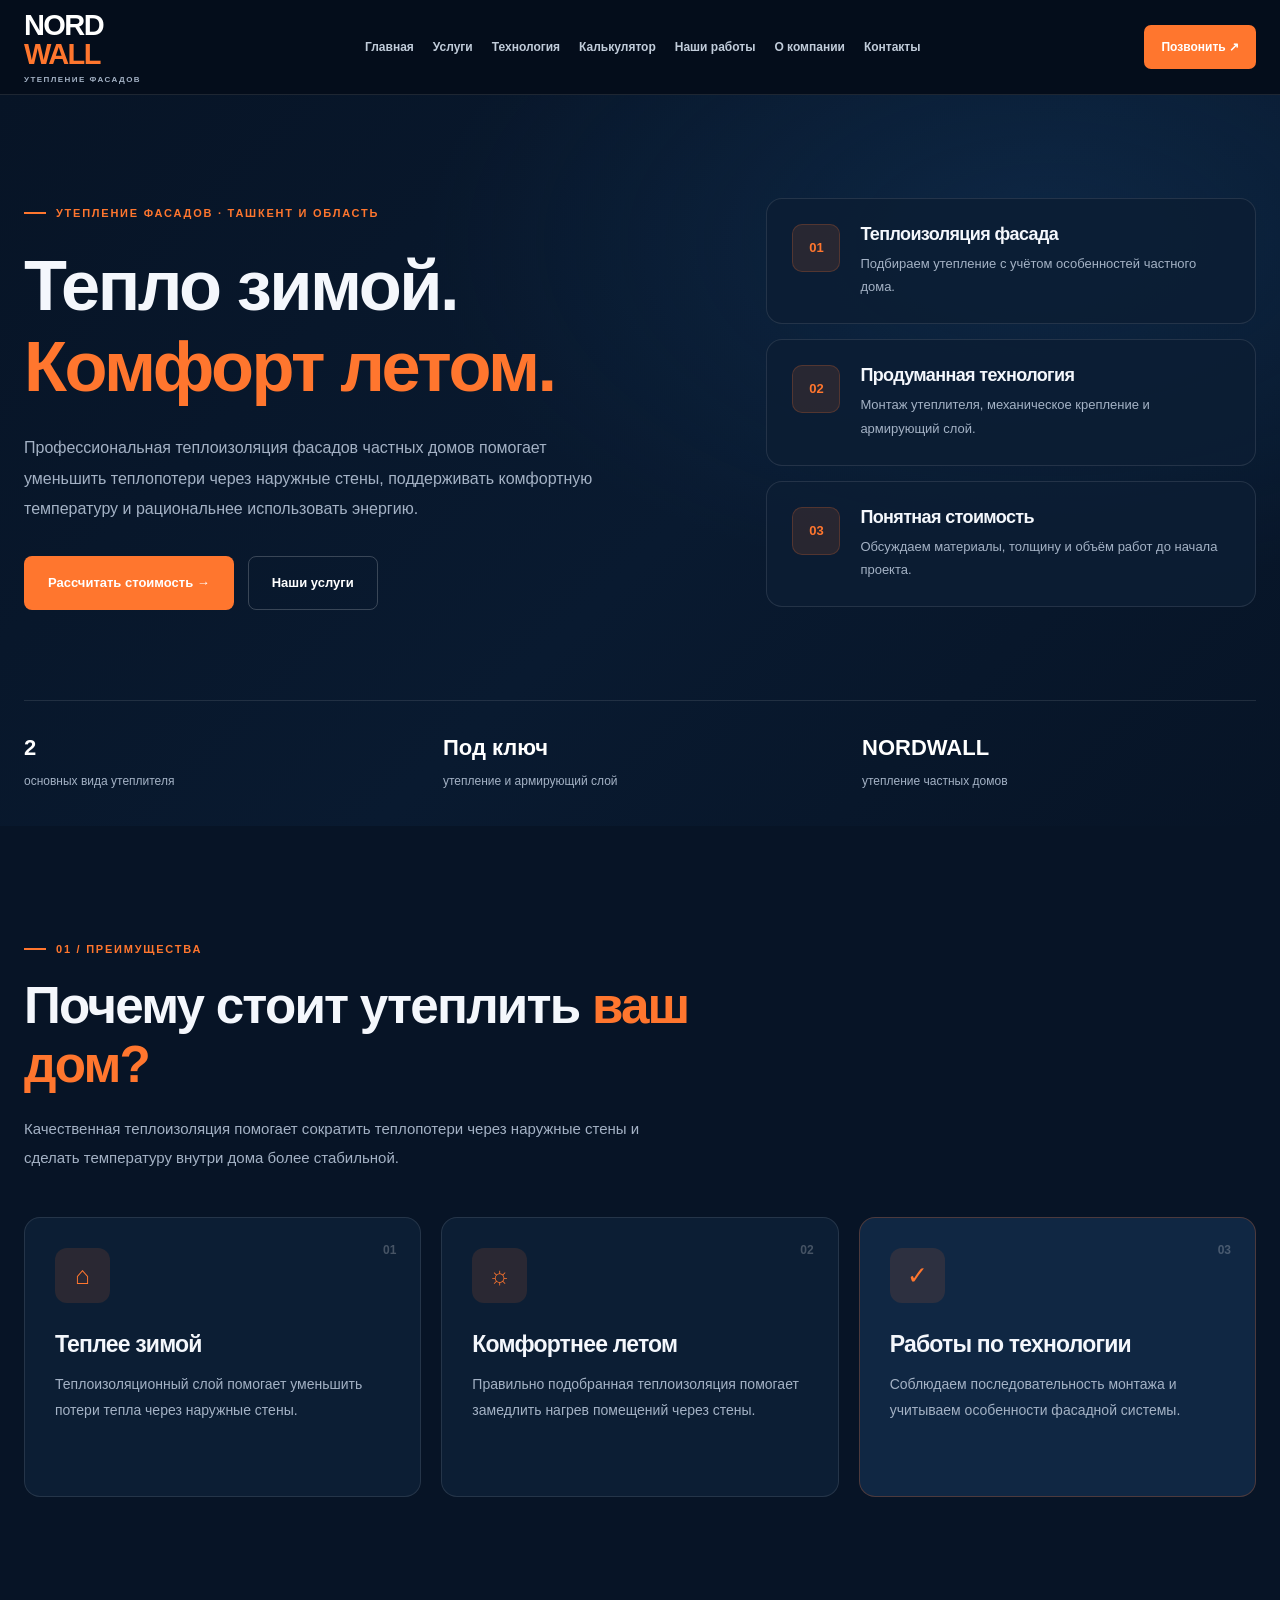
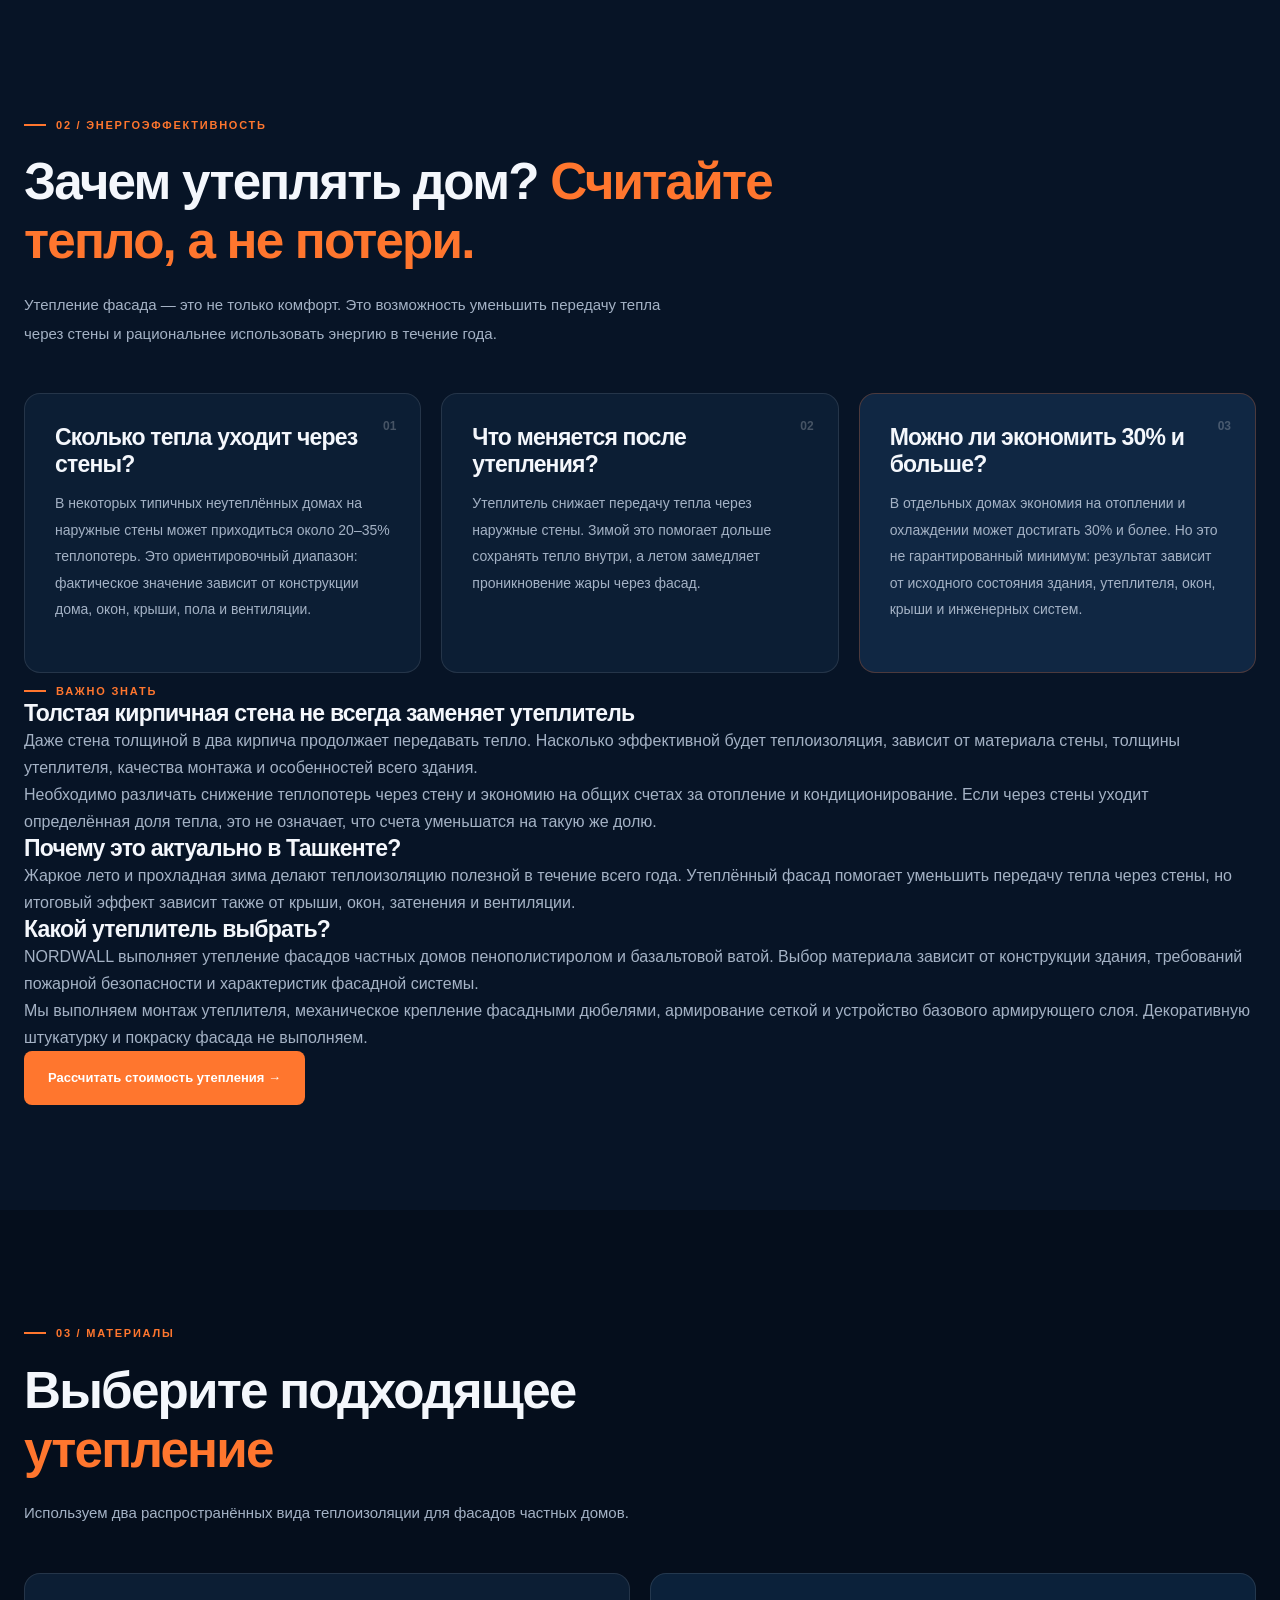
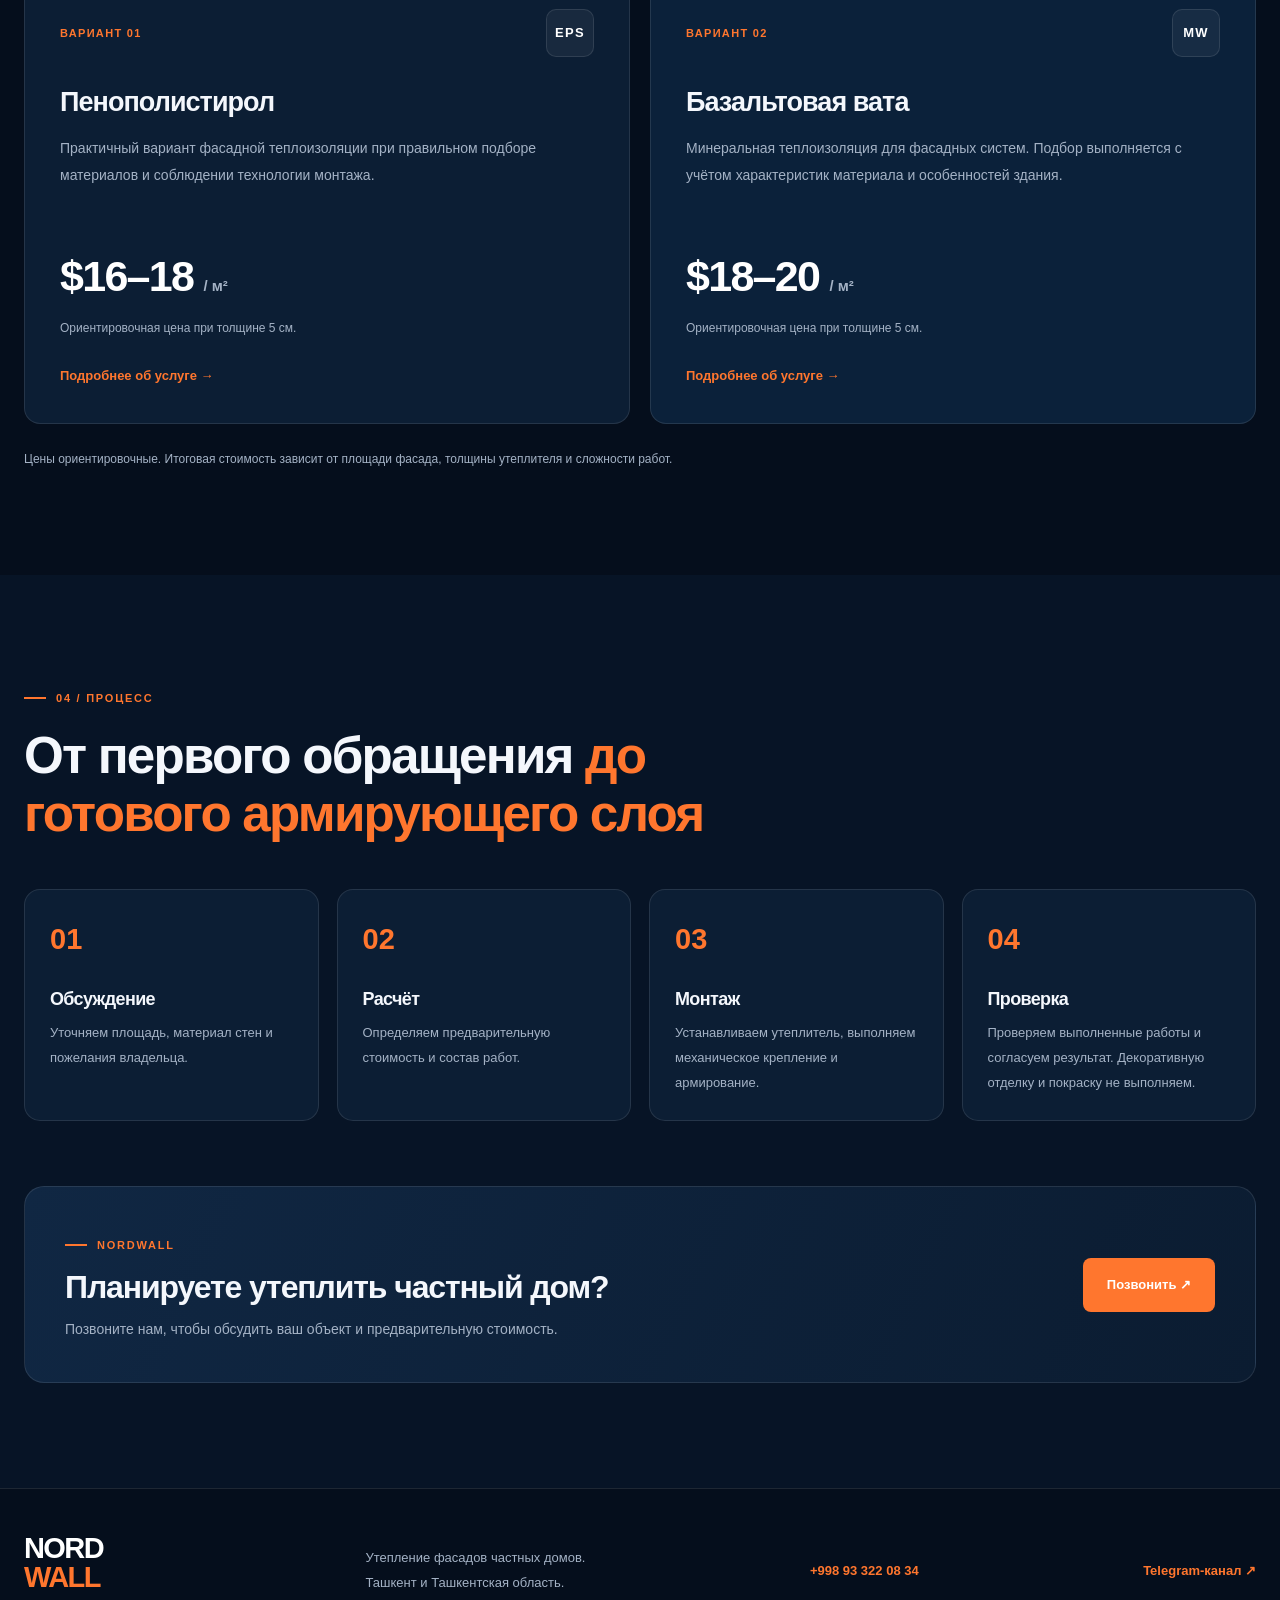
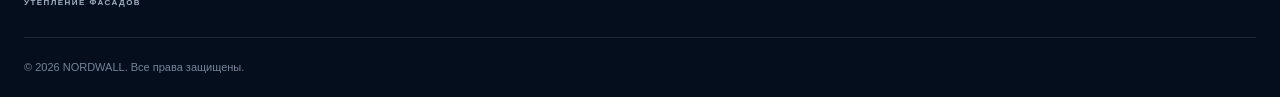
<file: index.html>
<!DOCTYPE html>
<html lang="ru">
<head>
    <meta charset="UTF-8">
    <meta name="viewport" content="width=device-width, initial-scale=1.0">

    <title>NORDWALL — Утепление фасадов частных домов</title>

    <meta name="description" content="Утепление фасадов частных домов в Ташкенте и области. Пенополистирол и базальтовая вата. Узнайте, зачем утеплять дом и как уменьшить теплопотери.">

    <link rel="stylesheet" href="style.css">
</head>

<body>

<header class="header">
    <div class="container header-inner">

        <a href="index.html" class="logo">
            NORD<span>WALL</span>
            <small>УТЕПЛЕНИЕ ФАСАДОВ</small>
        </a>

        <nav class="navigation">
            <a href="index.html">Главная</a>
            <a href="services.html">Услуги</a>
            <a href="technology.html">Технология</a>
            <a href="calculator.html">Калькулятор</a>
            <a href="works.html">Наши работы</a>
            <a href="about.html">О компании</a>
            <a href="contacts.html">Контакты</a>
        </nav>

        <a href="tel:+998933220834" class="header-button">
            Позвонить ↗
        </a>

    </div>
</header>


<main>

    <!-- ГЛАВНЫЙ ЭКРАН -->

    <section class="hero">
        <div class="container">

            <div class="hero-grid">

                <div class="hero-content">

                    <div class="eyebrow">
                        УТЕПЛЕНИЕ ФАСАДОВ · ТАШКЕНТ И ОБЛАСТЬ
                    </div>

                    <h1>
                        Тепло зимой.<br>
                        <span>Комфорт летом.</span>
                    </h1>

                    <p>
                        Профессиональная теплоизоляция фасадов частных
                        домов помогает уменьшить теплопотери через
                        наружные стены, поддерживать комфортную
                        температуру и рациональнее использовать энергию.
                    </p>

                    <div class="hero-buttons">

                        <a href="calculator.html" class="button button-orange">
                            Рассчитать стоимость →
                        </a>

                        <a href="services.html" class="button button-outline">
                            Наши услуги
                        </a>

                    </div>

                </div>


                <div class="hero-features">

                    <div class="feature">

                        <div class="feature-icon">01</div>

                        <div>
                            <h3>Теплоизоляция фасада</h3>

                            <p>
                                Подбираем утепление с учётом особенностей
                                частного дома.
                            </p>
                        </div>

                    </div>


                    <div class="feature">

                        <div class="feature-icon">02</div>

                        <div>
                            <h3>Продуманная технология</h3>

                            <p>
                                Монтаж утеплителя, механическое крепление
                                и армирующий слой.
                            </p>
                        </div>

                    </div>


                    <div class="feature">

                        <div class="feature-icon">03</div>

                        <div>
                            <h3>Понятная стоимость</h3>

                            <p>
                                Обсуждаем материалы, толщину и объём
                                работ до начала проекта.
                            </p>
                        </div>

                    </div>

                </div>

            </div>


            <div class="hero-bottom">

                <div>
                    <strong>2</strong>
                    <span>основных вида утеплителя</span>
                </div>

                <div>
                    <strong>Под ключ</strong>
                    <span>утепление и армирующий слой</span>
                </div>

                <div>
                    <strong>NORDWALL</strong>
                    <span>утепление частных домов</span>
                </div>

            </div>

        </div>
    </section>


    <!-- ПРЕИМУЩЕСТВА -->

    <section class="section advantages">
        <div class="container">

            <div class="section-heading">

                <div class="eyebrow">01 / ПРЕИМУЩЕСТВА</div>

                <h2>
                    Почему стоит утеплить
                    <span>ваш дом?</span>
                </h2>

                <p>
                    Качественная теплоизоляция помогает сократить
                    теплопотери через наружные стены и сделать
                    температуру внутри дома более стабильной.
                </p>

            </div>


            <div class="cards">

                <article class="card">

                    <div class="card-number">01</div>
                    <div class="card-icon">⌂</div>

                    <h3>Теплее зимой</h3>

                    <p>
                        Теплоизоляционный слой помогает уменьшить
                        потери тепла через наружные стены.
                    </p>

                </article>


                <article class="card">

                    <div class="card-number">02</div>
                    <div class="card-icon">☼</div>

                    <h3>Комфортнее летом</h3>

                    <p>
                        Правильно подобранная теплоизоляция помогает
                        замедлить нагрев помещений через стены.
                    </p>

                </article>


                <article class="card card-dark">

                    <div class="card-number">03</div>
                    <div class="card-icon">✓</div>

                    <h3>Работы по технологии</h3>

                    <p>
                        Соблюдаем последовательность монтажа
                        и учитываем особенности фасадной системы.
                    </p>

                </article>

            </div>

        </div>
    </section>


    <!-- СТАТЬЯ: ЗАЧЕМ УТЕПЛЯТЬ ДОМ -->

    <section class="section insulation-info">
        <div class="container">

            <div class="section-heading">

                <div class="eyebrow">02 / ЭНЕРГОЭФФЕКТИВНОСТЬ</div>

                <h2>
                    Зачем утеплять дом?
                    <span>Считайте тепло, а не потери.</span>
                </h2>

                <p>
                    Утепление фасада — это не только комфорт.
                    Это возможность уменьшить передачу тепла через стены
                    и рациональнее использовать энергию в течение года.
                </p>

            </div>


            <div class="cards">

                <article class="card">

                    <div class="card-number">01</div>

                    <h3>Сколько тепла уходит через стены?</h3>

                    <p>
                        В некоторых типичных неутеплённых домах на наружные
                        стены может приходиться около 20–35% теплопотерь.
                        Это ориентировочный диапазон: фактическое значение
                        зависит от конструкции дома, окон, крыши, пола
                        и вентиляции.
                    </p>

                </article>


                <article class="card">

                    <div class="card-number">02</div>

                    <h3>Что меняется после утепления?</h3>

                    <p>
                        Утеплитель снижает передачу тепла через наружные
                        стены. Зимой это помогает дольше сохранять тепло
                        внутри, а летом замедляет проникновение жары
                        через фасад.
                    </p>

                </article>


                <article class="card card-dark">

                    <div class="card-number">03</div>

                    <h3>Можно ли экономить 30% и больше?</h3>

                    <p>
                        В отдельных домах экономия на отоплении и
                        охлаждении может достигать 30% и более.
                        Но это не гарантированный минимум: результат
                        зависит от исходного состояния здания,
                        утеплителя, окон, крыши и инженерных систем.
                    </p>

                </article>

            </div>


            <div class="content-card">

                <div class="eyebrow">ВАЖНО ЗНАТЬ</div>

                <h3>Толстая кирпичная стена не всегда заменяет утеплитель</h3>

                <p>
                    Даже стена толщиной в два кирпича продолжает передавать
                    тепло. Насколько эффективной будет теплоизоляция,
                    зависит от материала стены, толщины утеплителя,
                    качества монтажа и особенностей всего здания.
                </p>

                <p>
                    Необходимо различать снижение теплопотерь через стену
                    и экономию на общих счетах за отопление и кондиционирование.
                    Если через стены уходит определённая доля тепла,
                    это не означает, что счета уменьшатся на такую же долю.
                </p>

                <h3>Почему это актуально в Ташкенте?</h3>

                <p>
                    Жаркое лето и прохладная зима делают теплоизоляцию
                    полезной в течение всего года. Утеплённый фасад помогает
                    уменьшить передачу тепла через стены, но итоговый эффект
                    зависит также от крыши, окон, затенения и вентиляции.
                </p>

                <h3>Какой утеплитель выбрать?</h3>

                <p>
                    NORDWALL выполняет утепление фасадов частных домов
                    пенополистиролом и базальтовой ватой. Выбор материала
                    зависит от конструкции здания, требований пожарной
                    безопасности и характеристик фасадной системы.
                </p>

                <p>
                    Мы выполняем монтаж утеплителя, механическое крепление
                    фасадными дюбелями, армирование сеткой и устройство
                    базового армирующего слоя. Декоративную штукатурку
                    и покраску фасада не выполняем.
                </p>

                <a href="calculator.html" class="button button-orange">
                    Рассчитать стоимость утепления →
                </a>

            </div>

        </div>
    </section>


    <!-- МАТЕРИАЛЫ -->

    <section class="section materials">
        <div class="container">

            <div class="section-heading">

                <div class="eyebrow">03 / МАТЕРИАЛЫ</div>

                <h2>
                    Выберите подходящее
                    <span>утепление</span>
                </h2>

                <p>
                    Используем два распространённых вида
                    теплоизоляции для фасадов частных домов.
                </p>

            </div>


            <div class="cards cards-two">

                <article class="material-card">

                    <div class="material-top">
                        <span>ВАРИАНТ 01</span>
                        <span class="material-index">EPS</span>
                    </div>

                    <h3>Пенополистирол</h3>

                    <p>
                        Практичный вариант фасадной теплоизоляции
                        при правильном подборе материалов
                        и соблюдении технологии монтажа.
                    </p>

                    <div class="material-price">
                        $16–18
                        <small>/ м²</small>
                    </div>

                    <div class="material-note">
                        Ориентировочная цена при толщине 5 см.
                    </div>

                    <a href="services.html" class="text-link">
                        Подробнее об услуге →
                    </a>

                </article>


                <article class="material-card material-card-blue">

                    <div class="material-top">
                        <span>ВАРИАНТ 02</span>
                        <span class="material-index">MW</span>
                    </div>

                    <h3>Базальтовая вата</h3>

                    <p>
                        Минеральная теплоизоляция для фасадных систем.
                        Подбор выполняется с учётом характеристик
                        материала и особенностей здания.
                    </p>

                    <div class="material-price">
                        $18–20
                        <small>/ м²</small>
                    </div>

                    <div class="material-note">
                        Ориентировочная цена при толщине 5 см.
                    </div>

                    <a href="services.html" class="text-link">
                        Подробнее об услуге →
                    </a>

                </article>

            </div>


            <p class="price-disclaimer">
                Цены ориентировочные. Итоговая стоимость зависит
                от площади фасада, толщины утеплителя и сложности работ.
            </p>

        </div>
    </section>


    <!-- ЭТАПЫ РАБОТ -->

    <section class="section process">
        <div class="container">

            <div class="section-heading">

                <div class="eyebrow">04 / ПРОЦЕСС</div>

                <h2>
                    От первого обращения
                    <span>до готового армирующего слоя</span>
                </h2>

            </div>


            <div class="process-grid">

                <article class="process-item">
                    <div class="process-number">01</div>
                    <h3>Обсуждение</h3>
                    <p>
                        Уточняем площадь, материал стен
                        и пожелания владельца.
                    </p>
                </article>


                <article class="process-item">
                    <div class="process-number">02</div>
                    <h3>Расчёт</h3>
                    <p>
                        Определяем предварительную стоимость
                        и состав работ.
                    </p>
                </article>


                <article class="process-item">
                    <div class="process-number">03</div>
                    <h3>Монтаж</h3>
                    <p>
                        Устанавливаем утеплитель, выполняем
                        механическое крепление и армирование.
                    </p>
                </article>


                <article class="process-item">
                    <div class="process-number">04</div>
                    <h3>Проверка</h3>
                    <p>
                        Проверяем выполненные работы и согласуем
                        результат. Декоративную отделку и покраску
                        не выполняем.
                    </p>
                </article>

            </div>


            <div class="contact-banner">

                <div>
                    <div class="eyebrow">NORDWALL</div>

                    <h3>Планируете утеплить частный дом?</h3>

                    <p>
                        Позвоните нам, чтобы обсудить ваш объект
                        и предварительную стоимость.
                    </p>
                </div>

                <a href="tel:+998933220834" class="button button-orange">
                    Позвонить ↗
                </a>

            </div>

        </div>
    </section>

</main>


<footer class="footer">

    <div class="container">

        <div class="footer-main">

            <a href="index.html" class="logo">
                NORD<span>WALL</span>
                <small>УТЕПЛЕНИЕ ФАСАДОВ</small>
            </a>

            <p>
                Утепление фасадов частных домов.<br>
                Ташкент и Ташкентская область.
            </p>

            <a href="tel:+998933220834">
                +998 93 322 08 34
            </a>

            <a href="https://t.me/NORDWALL_Uz"
               target="_blank"
               rel="noopener noreferrer">
                Telegram-канал ↗
            </a>

        </div>

        <div class="footer-bottom">
            © <span id="year"></span> NORDWALL. Все права защищены.
        </div>

    </div>

</footer>


<script>
    document.getElementById("year").textContent =
        new Date().getFullYear();
</script>

</body>
</html>
</file>
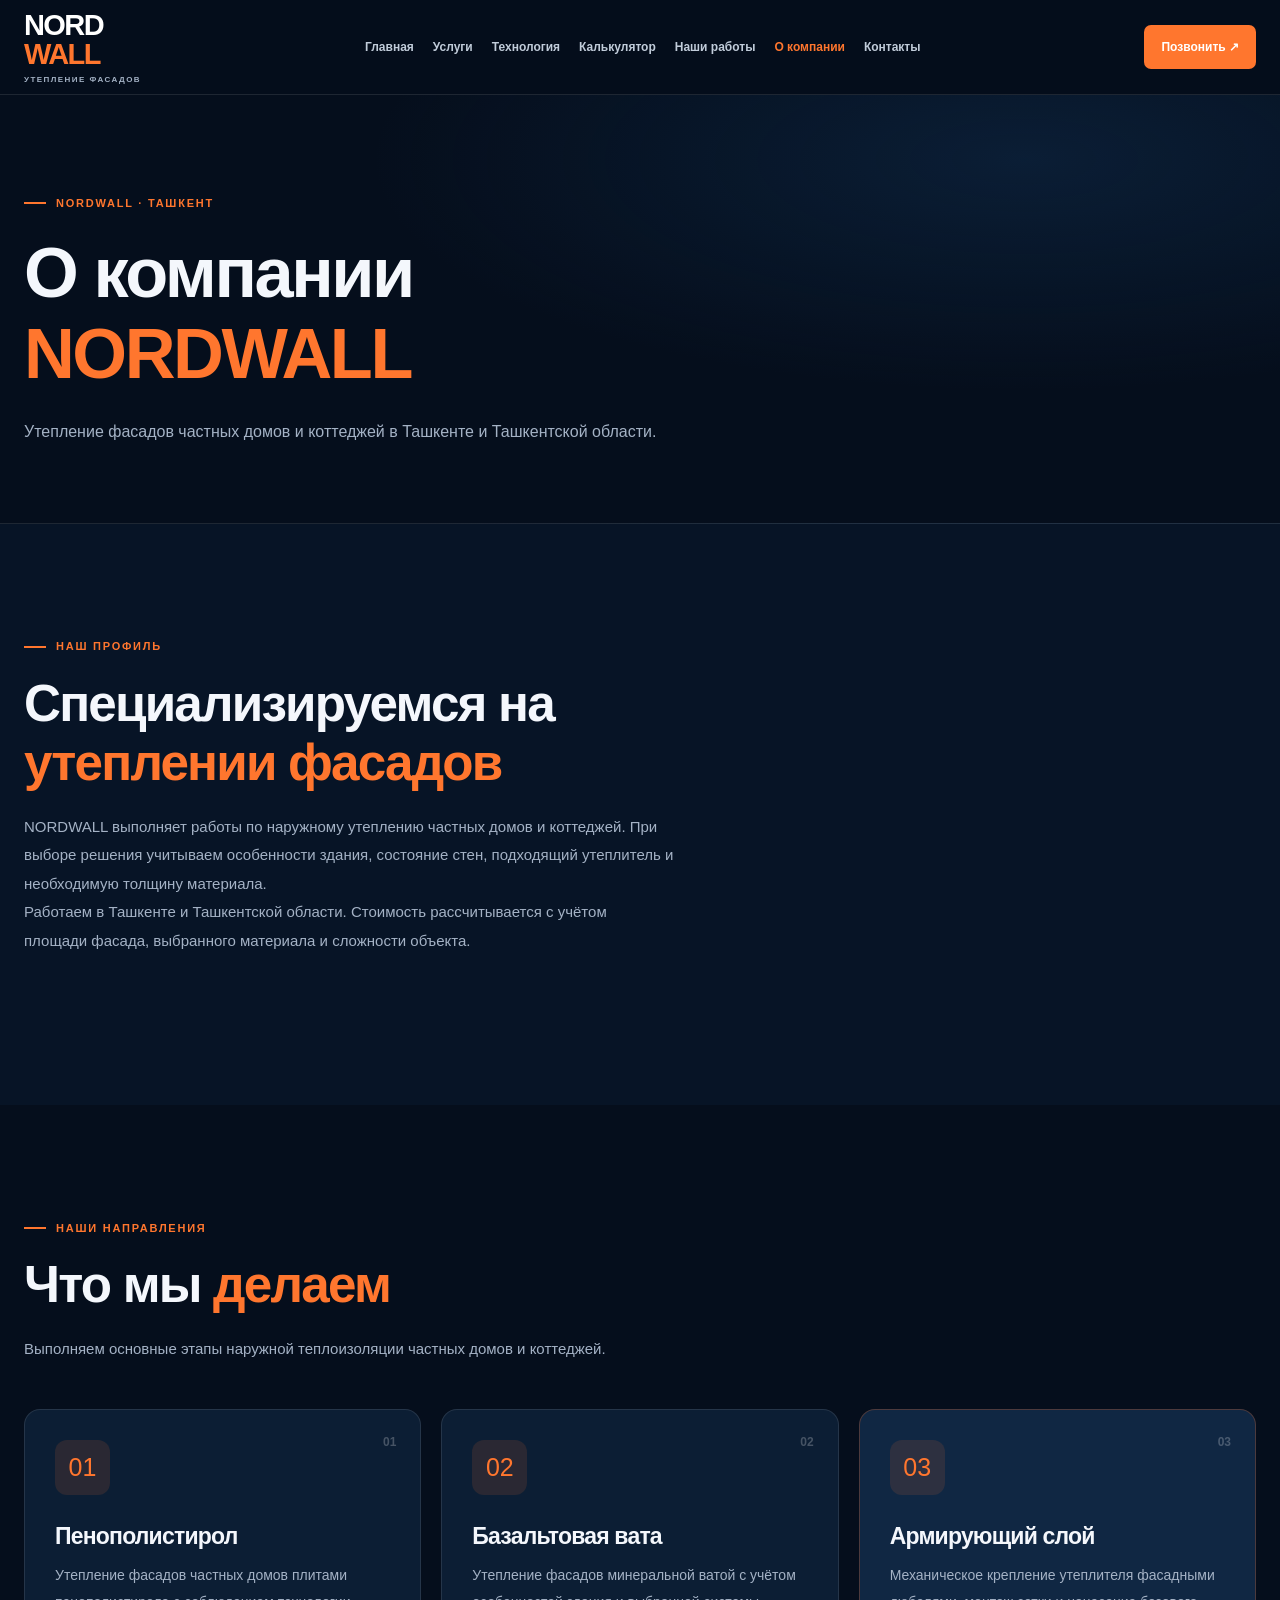
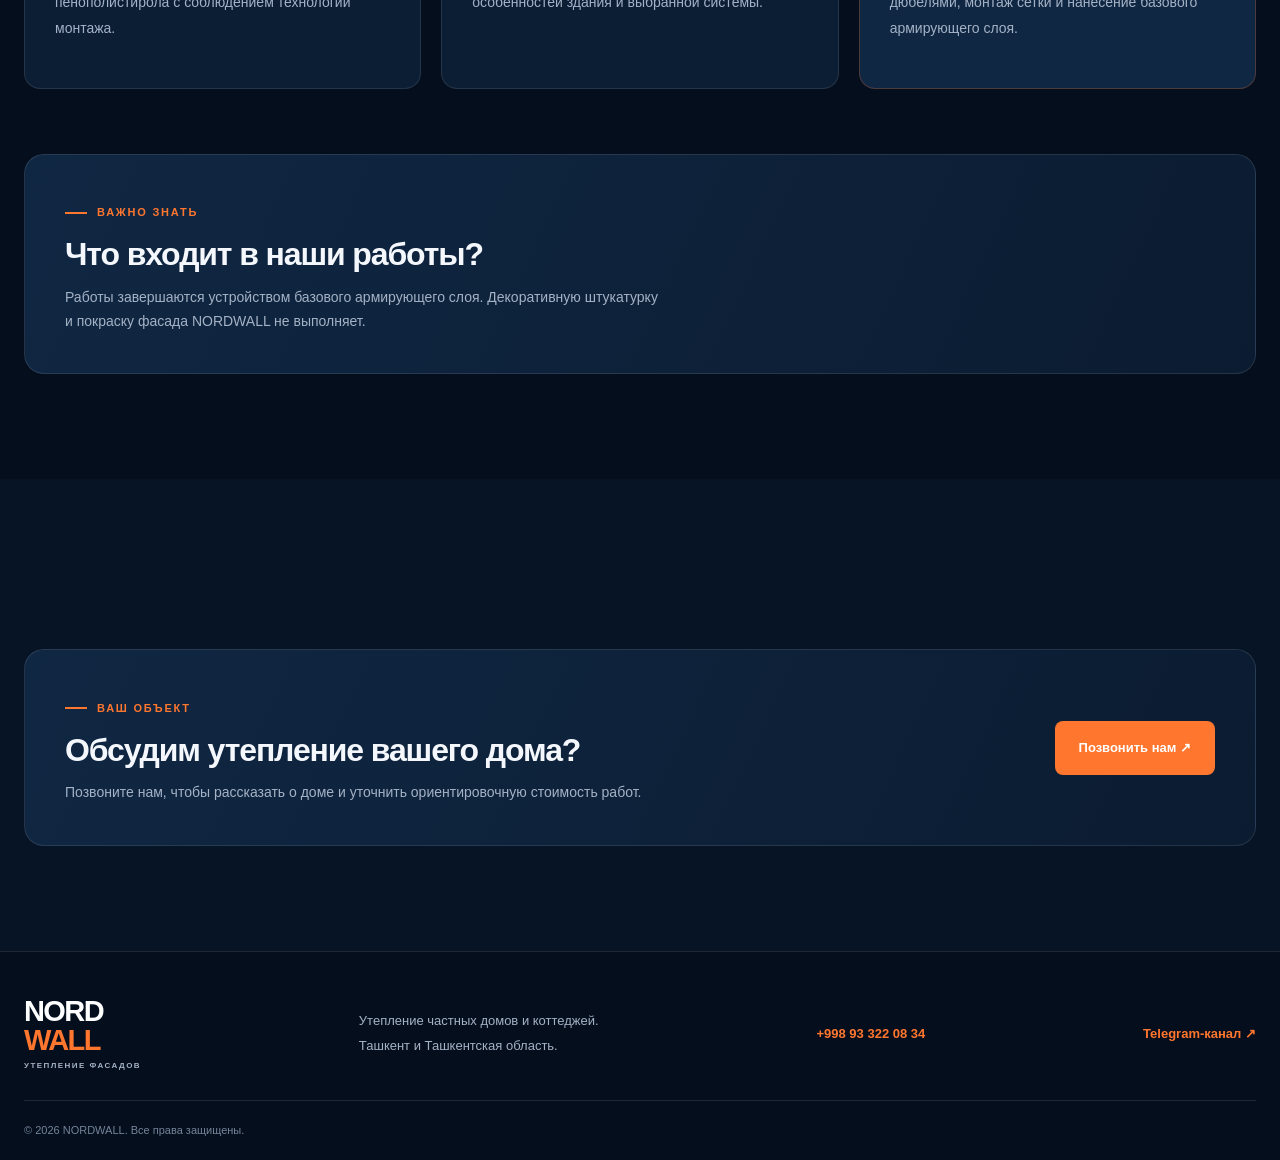
<file: about.html>
<!DOCTYPE html>
<html lang="ru">
<head>
    <meta charset="UTF-8">
    <meta name="viewport" content="width=device-width, initial-scale=1.0">

    <title>О компании NORDWALL — утепление частных домов</title>
    <meta name="description" content="NORDWALL — утепление фасадов частных домов и коттеджей в Ташкенте и Ташкентской области.">

    <link rel="stylesheet" href="style.css">
</head>
<body>

<!-- ШАПКА САЙТА -->
<header class="header">
    <div class="container header-inner">

        <a href="index.html" class="logo">
            NORD<span>WALL</span>
            <small>УТЕПЛЕНИЕ ФАСАДОВ</small>
        </a>

        <nav class="navigation">
            <a href="index.html">Главная</a>
            <a href="services.html">Услуги</a>
            <a href="technology.html">Технология</a>
            <a href="calculator.html">Калькулятор</a>
            <a href="works.html">Наши работы</a>
            <a href="about.html" class="active">О компании</a>
            <a href="contacts.html">Контакты</a>
        </nav>

        <a href="tel:+998933220834" class="header-button">
            Позвонить ↗
        </a>

    </div>
</header>


<main>

    <!-- ЗАГОЛОВОК СТРАНИЦЫ -->
    <section class="page-hero">
        <div class="container">

            <div class="eyebrow">NORDWALL · ТАШКЕНТ</div>

            <h1>
                О компании<br>
                <span>NORDWALL</span>
            </h1>

            <p>
                Утепление фасадов частных домов и коттеджей
                в Ташкенте и Ташкентской области.
            </p>

        </div>
    </section>


    <!-- О КОМПАНИИ -->
    <section class="section">
        <div class="container">

            <div class="section-heading">
                <div class="eyebrow">НАШ ПРОФИЛЬ</div>

                <h2>
                    Специализируемся на
                    <span>утеплении фасадов</span>
                </h2>

                <p>
                    NORDWALL выполняет работы по наружному утеплению
                    частных домов и коттеджей. При выборе решения
                    учитываем особенности здания, состояние стен,
                    подходящий утеплитель и необходимую толщину материала.
                </p>

                <p>
                    Работаем в Ташкенте и Ташкентской области.
                    Стоимость рассчитывается с учётом площади фасада,
                    выбранного материала и сложности объекта.
                </p>
            </div>

        </div>
    </section>


    <!-- НАПРАВЛЕНИЯ РАБОТЫ -->
    <section class="section materials">
        <div class="container">

            <div class="section-heading">
                <div class="eyebrow">НАШИ НАПРАВЛЕНИЯ</div>

                <h2>
                    Что мы <span>делаем</span>
                </h2>

                <p>
                    Выполняем основные этапы наружной теплоизоляции
                    частных домов и коттеджей.
                </p>
            </div>


            <div class="cards">

                <article class="card">
                    <div class="card-number">01</div>

                    <div class="card-icon">01</div>

                    <h3>Пенополистирол</h3>

                    <p>
                        Утепление фасадов частных домов плитами
                        пенополистирола с соблюдением технологии монтажа.
                    </p>
                </article>


                <article class="card">
                    <div class="card-number">02</div>

                    <div class="card-icon">02</div>

                    <h3>Базальтовая вата</h3>

                    <p>
                        Утепление фасадов минеральной ватой
                        с учётом особенностей здания и выбранной системы.
                    </p>
                </article>


                <article class="card card-dark">
                    <div class="card-number">03</div>

                    <div class="card-icon">03</div>

                    <h3>Армирующий слой</h3>

                    <p>
                        Механическое крепление утеплителя фасадными
                        дюбелями, монтаж сетки и нанесение базового
                        армирующего слоя.
                    </p>
                </article>

            </div>


            <div class="contact-banner">
                <div>
                    <div class="eyebrow">ВАЖНО ЗНАТЬ</div>

                    <h3>Что входит в наши работы?</h3>

                    <p>
                        Работы завершаются устройством базового
                        армирующего слоя. Декоративную штукатурку
                        и покраску фасада NORDWALL не выполняет.
                    </p>
                </div>
            </div>

        </div>
    </section>


    <!-- СВЯЗЬ -->
    <section class="section">
        <div class="container">

            <div class="contact-banner">

                <div>
                    <div class="eyebrow">ВАШ ОБЪЕКТ</div>

                    <h3>Обсудим утепление вашего дома?</h3>

                    <p>
                        Позвоните нам, чтобы рассказать о доме
                        и уточнить ориентировочную стоимость работ.
                    </p>
                </div>

                <a href="tel:+998933220834" class="button button-orange">
                    Позвонить нам ↗
                </a>

            </div>

        </div>
    </section>

</main>


<!-- ПОДВАЛ -->
<footer class="footer">
    <div class="container">

        <div class="footer-main">

            <a href="index.html" class="logo">
                NORD<span>WALL</span>
                <small>УТЕПЛЕНИЕ ФАСАДОВ</small>
            </a>

            <p>
                Утепление частных домов и коттеджей.<br>
                Ташкент и Ташкентская область.
            </p>

            <a href="tel:+998933220834">
                +998 93 322 08 34
            </a>

            <a href="https://t.me/NORDWALL_Uz"
               target="_blank"
               rel="noopener noreferrer">
                Telegram-канал ↗
            </a>

        </div>

        <div class="footer-bottom">
            © <span id="year"></span> NORDWALL. Все права защищены.
        </div>

    </div>
</footer>


<script>
    document.getElementById("year").textContent =
        new Date().getFullYear();
</script>

</body>
</html>
</file>
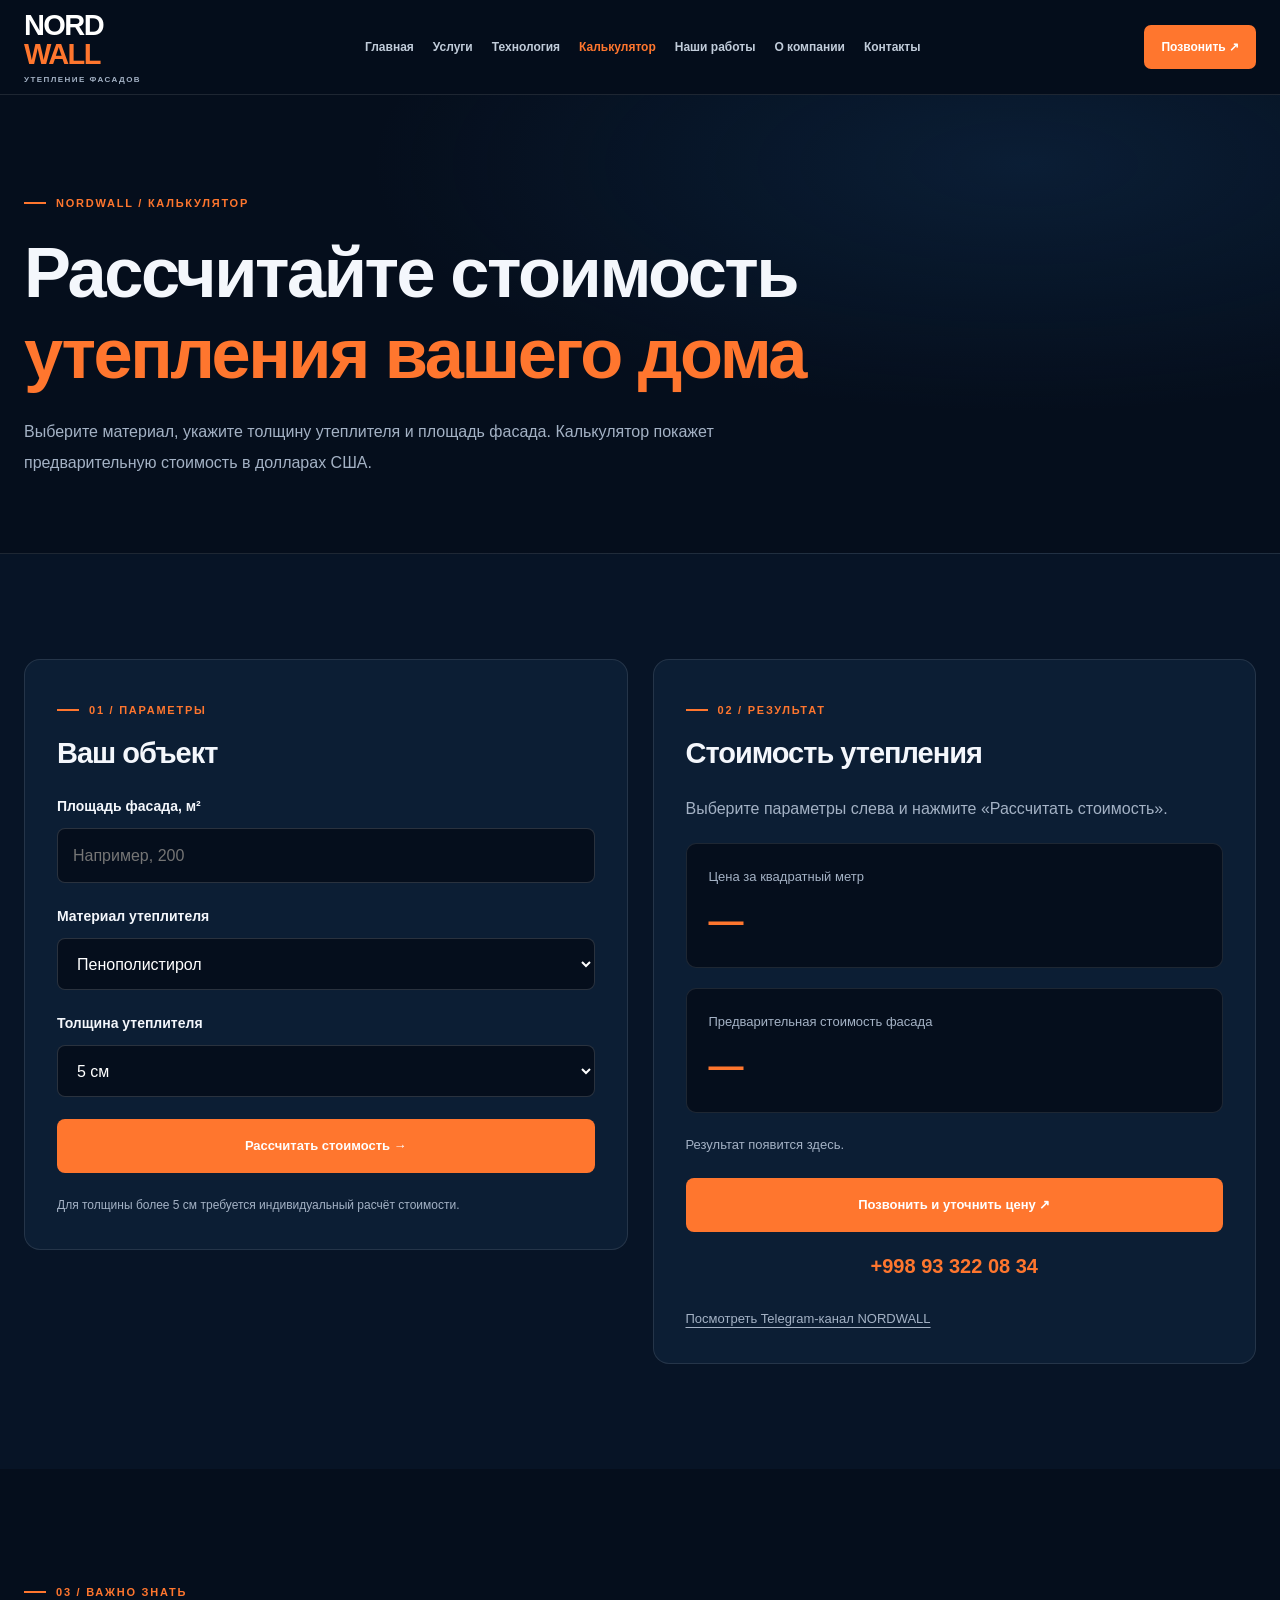
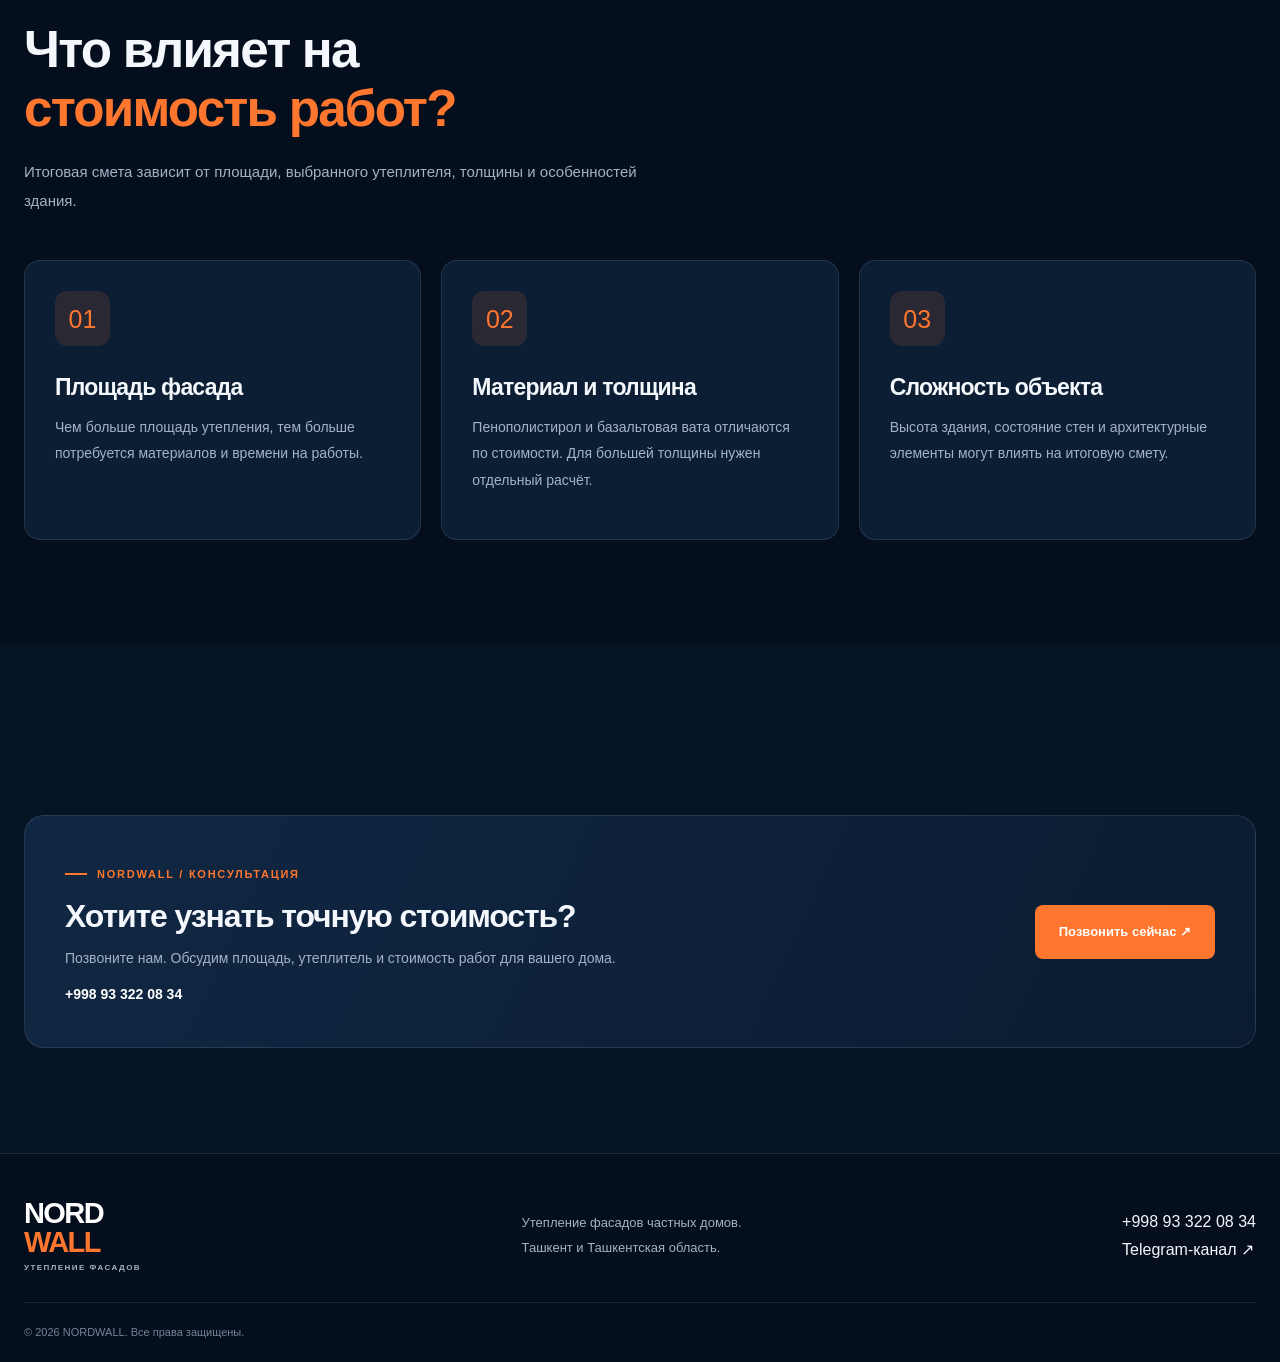
<file: calculator.html>
<!DOCTYPE html>
<html lang="ru">
<head>
    <meta charset="UTF-8">
    <meta name="viewport" content="width=device-width, initial-scale=1.0">

    <title>Калькулятор утепления фасада — NORDWALL</title>

    <meta name="description" content="Предварительный расчёт утепления фасадов частных домов в Ташкенте и области.">

    <link rel="stylesheet" href="style.css">

    <style>
        .calculator-layout {
            display: grid;
            grid-template-columns: repeat(2, minmax(0, 1fr));
            gap: 25px;
            align-items: start;
        }

        .calculator-box {
            padding: 32px;
            background: #0c1e34;
            border: 1px solid rgba(255,255,255,.1);
            border-radius: 16px;
        }

        .calculator-box h2 {
            font-size: 29px;
            margin: 18px 0 25px;
        }

        .calculator-field {
            margin-bottom: 22px;
        }

        .calculator-field label {
            display: block;
            margin-bottom: 9px;
            color: #f4f7fc;
            font-size: 14px;
            font-weight: 700;
        }

        .calculator-field input,
        .calculator-field select {
            display: block;
            width: 100%;
            min-height: 52px;
            padding: 13px 15px;
            background: #050e1c;
            color: #fff;
            border: 1px solid rgba(255,255,255,.15);
            border-radius: 8px;
            font: inherit;
            outline: none;
        }

        .calculator-field input:focus,
        .calculator-field select:focus {
            border-color: #ff762e;
        }

        .calculator-field select option {
            background: #050e1c;
            color: #fff;
        }

        .calculator-result-box {
            margin-top: 20px;
            padding: 22px;
            background: #050e1c;
            border: 1px solid rgba(255,255,255,.1);
            border-radius: 10px;
        }

        .calculator-result-box span {
            display: block;
            color: #a4b2c5;
            font-size: 13px;
        }

        .calculator-result-box strong {
            display: block;
            margin-top: 8px;
            color: #ff762e;
            font-size: clamp(25px, 3vw, 35px);
            line-height: 1.4;
            overflow-wrap: anywhere;
        }

        .calculator-message {
            margin-top: 20px;
            color: #a4b2c5;
            font-size: 13px;
            line-height: 1.8;
        }

        .calculator-error {
            color: #ff926e;
        }

        .calculator-note {
            margin-top: 22px;
            color: #a4b2c5;
            font-size: 12px;
            line-height: 1.8;
        }

        .phone-link {
            display: block;
            margin-top: 17px;
            color: #ff762e;
            font-size: 20px;
            font-weight: 800;
            text-align: center;
        }

        .telegram-link {
            display: inline-block;
            margin-top: 25px;
            color: #a4b2c5;
            font-size: 13px;
            text-decoration: underline;
            text-underline-offset: 4px;
        }

        @media (max-width: 800px) {
            .calculator-layout {
                grid-template-columns: 1fr;
            }
        }

        @media (max-width: 500px) {
            .calculator-box {
                padding: 22px;
            }
        }
    </style>
</head>

<body>

<!-- ШАПКА -->

<header class="header">
    <div class="container header-inner">

        <a href="index.html" class="logo">
            NORD<span>WALL</span>
            <small>УТЕПЛЕНИЕ ФАСАДОВ</small>
        </a>

        <nav class="navigation">
            <a href="index.html">Главная</a>
            <a href="services.html">Услуги</a>
            <a href="technology.html">Технология</a>
            <a href="calculator.html" class="active">Калькулятор</a>
            <a href="works.html">Наши работы</a>
            <a href="about.html">О компании</a>
            <a href="contacts.html">Контакты</a>
        </nav>

        <a href="tel:+998933220834" class="header-button">
            Позвонить ↗
        </a>

    </div>
</header>


<main>

    <!-- ЗАГОЛОВОК -->

    <section class="page-hero">
        <div class="container">

            <div class="eyebrow">NORDWALL / КАЛЬКУЛЯТОР</div>

            <h1>
                Рассчитайте стоимость<br>
                <span>утепления вашего дома</span>
            </h1>

            <p>
                Выберите материал, укажите толщину утеплителя
                и площадь фасада. Калькулятор покажет
                предварительную стоимость в долларах США.
            </p>

        </div>
    </section>


    <!-- КАЛЬКУЛЯТОР -->

    <section class="section">
        <div class="container">

            <div class="calculator-layout">

                <!-- ПАРАМЕТРЫ -->

                <div class="calculator-box">

                    <div class="eyebrow">01 / ПАРАМЕТРЫ</div>

                    <h2>Ваш объект</h2>

                    <form id="calculatorForm">

                        <div class="calculator-field">

                            <label for="area">
                                Площадь фасада, м²
                            </label>

                            <input
                                type="number"
                                id="area"
                                name="area"
                                min="1"
                                max="100000"
                                step="0.1"
                                placeholder="Например, 200"
                                required
                            >

                        </div>


                        <div class="calculator-field">

                            <label for="material">
                                Материал утеплителя
                            </label>

                            <select id="material" name="material">

                                <option value="eps">
                                    Пенополистирол
                                </option>

                                <option value="wool">
                                    Базальтовая вата
                                </option>

                            </select>

                        </div>


                        <div class="calculator-field">

                            <label for="thickness">
                                Толщина утеплителя
                            </label>

                            <select id="thickness" name="thickness">

                                <option value="5">5 см</option>
                                <option value="10">10 см</option>
                                <option value="15">15 см</option>
                                <option value="other">Другая толщина</option>

                            </select>

                        </div>


                        <button
                            type="submit"
                            class="button button-orange"
                            style="width: 100%;"
                        >
                            Рассчитать стоимость →
                        </button>

                    </form>

                    <p class="calculator-note">
                        Для толщины более 5 см требуется
                        индивидуальный расчёт стоимости.
                    </p>

                </div>


                <!-- РЕЗУЛЬТАТ -->

                <div class="calculator-box">

                    <div class="eyebrow">02 / РЕЗУЛЬТАТ</div>

                    <h2>Стоимость утепления</h2>

                    <p>
                        Выберите параметры слева и нажмите
                        «Рассчитать стоимость».
                    </p>


                    <div class="calculator-result-box">

                        <span>Цена за квадратный метр</span>

                        <strong id="pricePerMeter">—</strong>

                    </div>


                    <div class="calculator-result-box">

                        <span>Предварительная стоимость фасада</span>

                        <strong id="totalPrice">—</strong>

                    </div>


                    <p
                        class="calculator-message"
                        id="calculationNote"
                        aria-live="polite"
                    >
                        Результат появится здесь.
                    </p>


                    <a
                        href="tel:+998933220834"
                        class="button button-orange"
                        style="width: 100%; margin-top: 22px;"
                    >
                        Позвонить и уточнить цену ↗
                    </a>


                    <a
                        href="tel:+998933220834"
                        class="phone-link"
                    >
                        +998 93 322 08 34
                    </a>


                    <a
                        href="https://t.me/NORDWALL_Uz"
                        class="telegram-link"
                        target="_blank"
                        rel="noopener noreferrer"
                    >
                        Посмотреть Telegram-канал NORDWALL
                    </a>

                </div>

            </div>

        </div>
    </section>


    <!-- ЧТО ВЛИЯЕТ НА ЦЕНУ -->

    <section class="section materials">
        <div class="container">

            <div class="section-heading">

                <div class="eyebrow">03 / ВАЖНО ЗНАТЬ</div>

                <h2>
                    Что влияет на<br>
                    <span>стоимость работ?</span>
                </h2>

                <p>
                    Итоговая смета зависит от площади,
                    выбранного утеплителя, толщины
                    и особенностей здания.
                </p>

            </div>


            <div class="cards">

                <article class="card">

                    <div class="card-icon">01</div>

                    <h3>Площадь фасада</h3>

                    <p>
                        Чем больше площадь утепления,
                        тем больше потребуется материалов
                        и времени на работы.
                    </p>

                </article>


                <article class="card">

                    <div class="card-icon">02</div>

                    <h3>Материал и толщина</h3>

                    <p>
                        Пенополистирол и базальтовая вата
                        отличаются по стоимости. Для большей
                        толщины нужен отдельный расчёт.
                    </p>

                </article>


                <article class="card">

                    <div class="card-icon">03</div>

                    <h3>Сложность объекта</h3>

                    <p>
                        Высота здания, состояние стен
                        и архитектурные элементы могут
                        влиять на итоговую смету.
                    </p>

                </article>

            </div>

        </div>
    </section>


    <!-- КОНТАКТЫ -->

    <section class="section">
        <div class="container">

            <div class="contact-banner">

                <div>

                    <div class="eyebrow">NORDWALL / КОНСУЛЬТАЦИЯ</div>

                    <h3>Хотите узнать точную стоимость?</h3>

                    <p>
                        Позвоните нам. Обсудим площадь,
                        утеплитель и стоимость работ для вашего дома.
                    </p>

                    <p style="margin-top: 12px; color: #fff; font-weight: 800;">
                        +998 93 322 08 34
                    </p>

                </div>

                <a
                    href="tel:+998933220834"
                    class="button button-orange"
                >
                    Позвонить сейчас ↗
                </a>

            </div>

        </div>
    </section>

</main>


<!-- ПОДВАЛ -->

<footer class="footer">
    <div class="container">

        <div class="footer-main">

            <a href="index.html" class="logo">
                NORD<span>WALL</span>
                <small>УТЕПЛЕНИЕ ФАСАДОВ</small>
            </a>

            <p>
                Утепление фасадов частных домов.<br>
                Ташкент и Ташкентская область.
            </p>

            <div>
                <a href="tel:+998933220834">
                    +998 93 322 08 34
                </a>
                <br>
                <a
                    href="https://t.me/NORDWALL_Uz"
                    target="_blank"
                    rel="noopener noreferrer"
                >
                    Telegram-канал ↗
                </a>
            </div>

        </div>

        <div class="footer-bottom">
            © <span id="year"></span> NORDWALL. Все права защищены.
        </div>

    </div>
</footer>


<!-- ЛОГИКА КАЛЬКУЛЯТОРА -->

<script>
(function () {

    "use strict";

    document.getElementById("year").textContent =
        new Date().getFullYear();

    const form = document.getElementById("calculatorForm");
    const areaInput = document.getElementById("area");
    const materialInput = document.getElementById("material");
    const thicknessInput = document.getElementById("thickness");

    const pricePerMeter = document.getElementById("pricePerMeter");
    const totalPrice = document.getElementById("totalPrice");
    const note = document.getElementById("calculationNote");


    function formatUSD(amount) {
        return new Intl.NumberFormat("en-US", {
            style: "currency",
            currency: "USD",
            maximumFractionDigits: 2
        }).format(amount);
    }


    form.addEventListener("submit", function (event) {

        event.preventDefault();

        const area = Number(areaInput.value);
        const material = materialInput.value;
        const thickness = thicknessInput.value;

        if (!Number.isFinite(area) || area <= 0 || area > 100000) {

            note.textContent =
                "Введите корректную площадь от 1 до 100 000 м².";

            note.classList.add("calculator-error");

            return;
        }

        note.classList.remove("calculator-error");


        if (thickness !== "5") {

            pricePerMeter.textContent = "По запросу";
            totalPrice.textContent = "По запросу";

            note.textContent =
                "Для выбранной толщины цена рассчитывается индивидуально. Позвоните по номеру +998 93 322 08 34.";

            return;
        }


        let minimumPrice;
        let maximumPrice;

        if (material === "eps") {
            minimumPrice = 16;
            maximumPrice = 18;
        } else {
            minimumPrice = 18;
            maximumPrice = 20;
        }


        const minimumTotal = area * minimumPrice;
        const maximumTotal = area * maximumPrice;


        pricePerMeter.textContent =
            formatUSD(minimumPrice) + " – " +
            formatUSD(maximumPrice);

        totalPrice.textContent =
            formatUSD(minimumTotal) + " – " +
            formatUSD(maximumTotal);


        note.textContent =
            "Предварительный расчёт для " + area +
            " м². Цена указана в долларах США. " +
            "Позвоните нам, чтобы уточнить окончательную стоимость.";

    });

})();
</script>

</body>
</html>
</file>
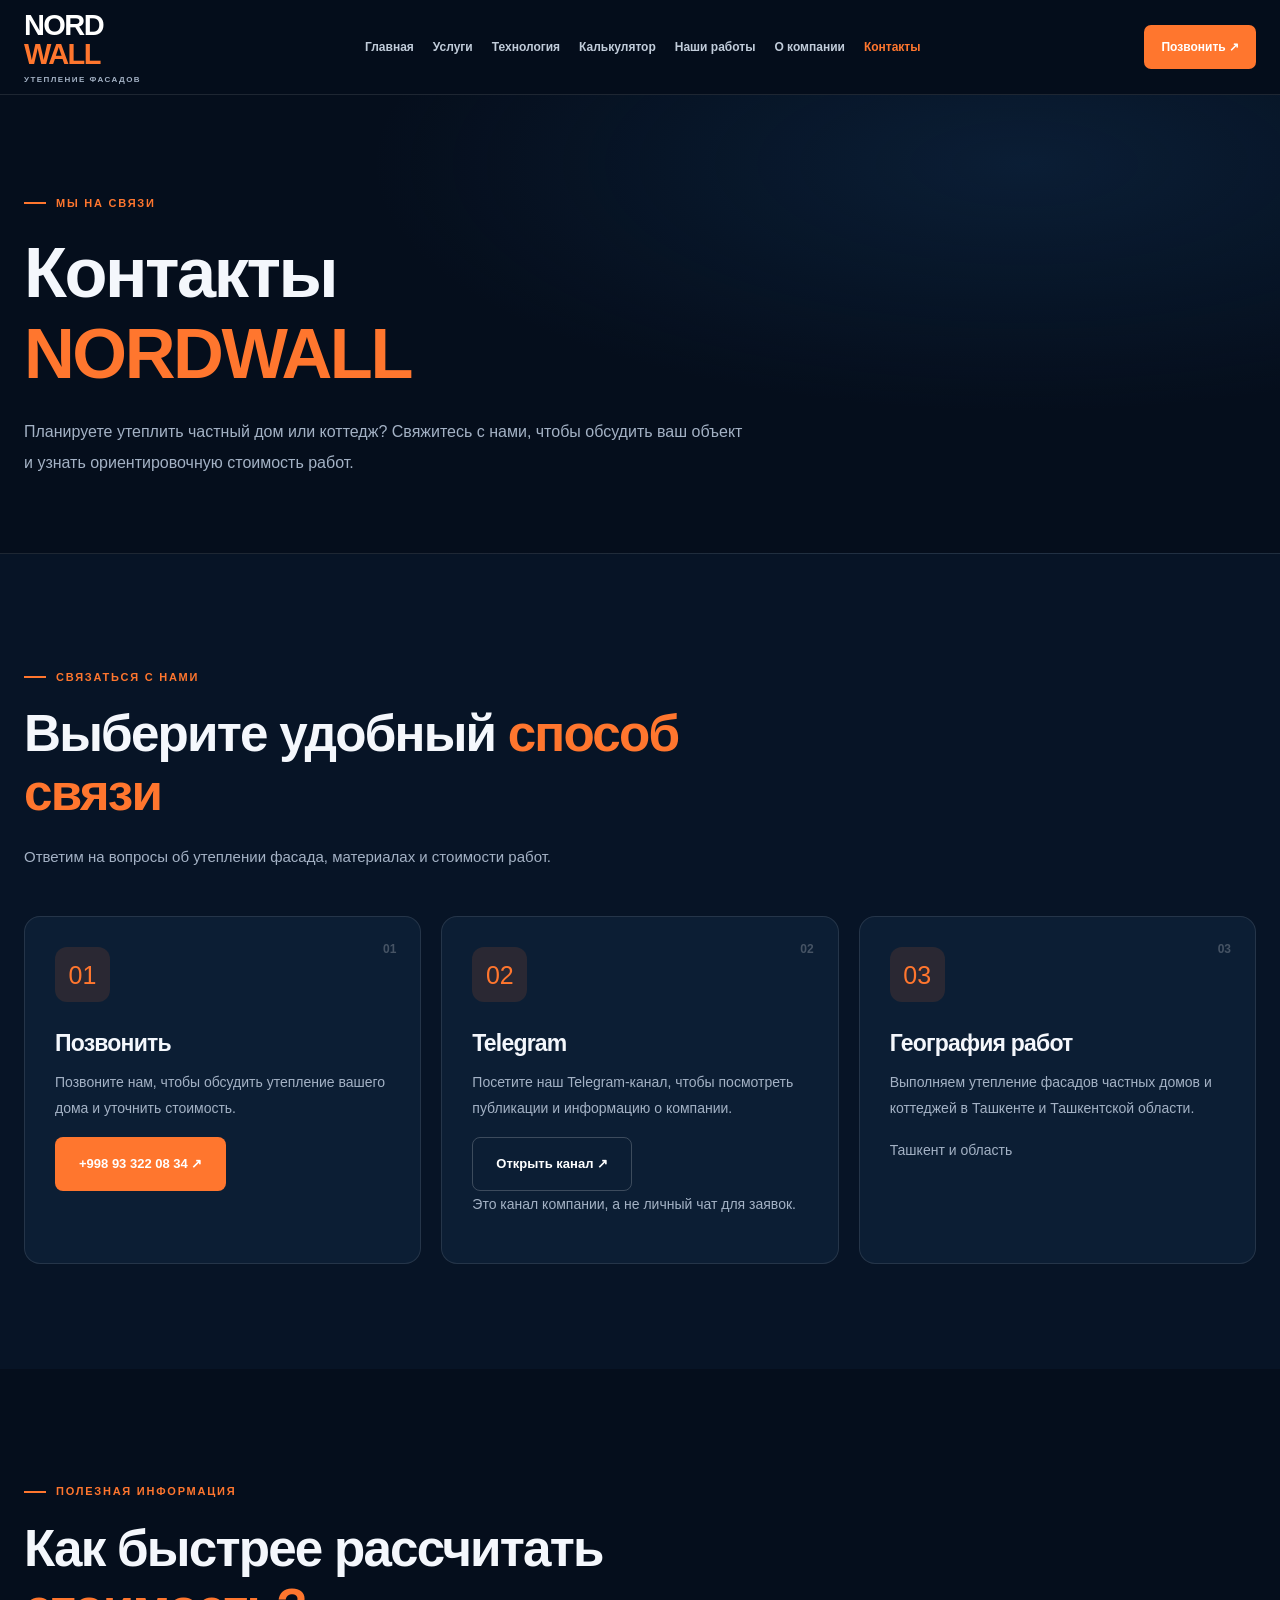
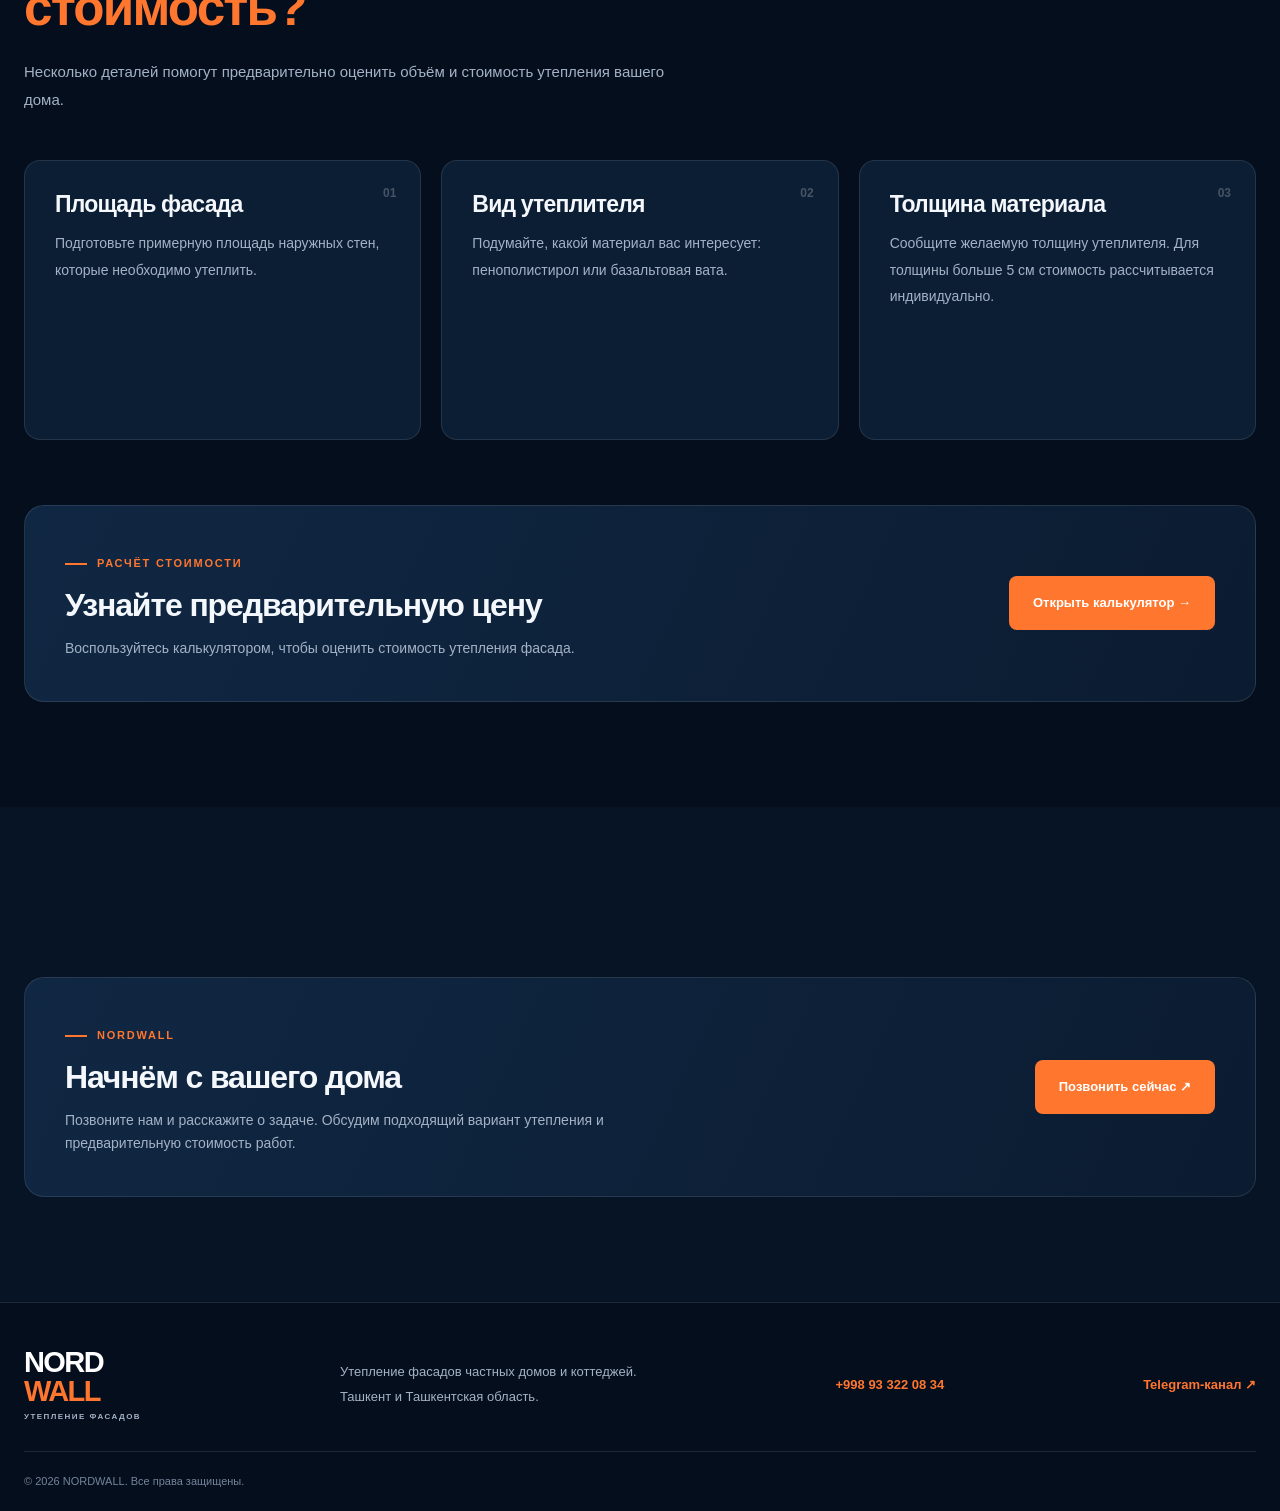
<file: contacts.html>
<!DOCTYPE html>
<html lang="ru">
<head>
    <meta charset="UTF-8">
    <meta name="viewport" content="width=device-width, initial-scale=1.0">

    <title>Контакты NORDWALL — утепление частных домов</title>

    <meta name="description" content="Контакты NORDWALL. Утепление фасадов частных домов и коттеджей в Ташкенте и Ташкентской области.">

    <link rel="stylesheet" href="style.css">
</head>

<body>

<!-- ШАПКА -->
<header class="header">
    <div class="container header-inner">

        <a href="index.html" class="logo">
            NORD<span>WALL</span>
            <small>УТЕПЛЕНИЕ ФАСАДОВ</small>
        </a>

        <nav class="navigation">
            <a href="index.html">Главная</a>
            <a href="services.html">Услуги</a>
            <a href="technology.html">Технология</a>
            <a href="calculator.html">Калькулятор</a>
            <a href="works.html">Наши работы</a>
            <a href="about.html">О компании</a>
            <a href="contacts.html" class="active">Контакты</a>
        </nav>

        <a href="tel:+998933220834" class="header-button">
            Позвонить ↗
        </a>

    </div>
</header>


<main>

    <!-- ЗАГОЛОВОК -->
    <section class="page-hero">
        <div class="container">

            <div class="eyebrow">МЫ НА СВЯЗИ</div>

            <h1>
                Контакты<br>
                <span>NORDWALL</span>
            </h1>

            <p>
                Планируете утеплить частный дом или коттедж?
                Свяжитесь с нами, чтобы обсудить ваш объект
                и узнать ориентировочную стоимость работ.
            </p>

        </div>
    </section>


    <!-- СПОСОБЫ СВЯЗИ -->
    <section class="section">
        <div class="container">

            <div class="section-heading">

                <div class="eyebrow">СВЯЗАТЬСЯ С НАМИ</div>

                <h2>
                    Выберите удобный
                    <span>способ связи</span>
                </h2>

                <p>
                    Ответим на вопросы об утеплении фасада,
                    материалах и стоимости работ.
                </p>

            </div>


            <div class="cards">

                <!-- ТЕЛЕФОН -->
                <article class="card contact-card">

                    <div class="card-number">01</div>

                    <div class="card-icon">01</div>

                    <h3>Позвонить</h3>

                    <p>
                        Позвоните нам, чтобы обсудить утепление
                        вашего дома и уточнить стоимость.
                    </p>

                    <a href="tel:+998933220834" class="button button-orange">
                        +998 93 322 08 34 ↗
                    </a>

                </article>


                <!-- TELEGRAM -->
                <article class="card contact-card">

                    <div class="card-number">02</div>

                    <div class="card-icon">02</div>

                    <h3>Telegram</h3>

                    <p>
                        Посетите наш Telegram-канал, чтобы посмотреть
                        публикации и информацию о компании.
                    </p>

                    <a href="https://t.me/NORDWALL_Uz"
                       class="button button-outline"
                       target="_blank"
                       rel="noopener noreferrer">
                        Открыть канал ↗
                    </a>

                    <p class="small-text">
                        Это канал компании, а не личный чат для заявок.
                    </p>

                </article>


                <!-- ГЕОГРАФИЯ -->
                <article class="card card-dark contact-card">

                    <div class="card-number">03</div>

                    <div class="card-icon">03</div>

                    <h3>География работ</h3>

                    <p>
                        Выполняем утепление фасадов частных домов
                        и коттеджей в Ташкенте и Ташкентской области.
                    </p>

                    <p class="contact-highlight">
                        Ташкент и область
                    </p>

                </article>

            </div>

        </div>
    </section>


    <!-- ПЕРЕД ЗВОНКОМ -->
    <section class="section materials">
        <div class="container">

            <div class="section-heading">

                <div class="eyebrow">ПОЛЕЗНАЯ ИНФОРМАЦИЯ</div>

                <h2>
                    Как быстрее рассчитать
                    <span>стоимость?</span>
                </h2>

                <p>
                    Несколько деталей помогут предварительно оценить
                    объём и стоимость утепления вашего дома.
                </p>

            </div>


            <div class="cards">

                <article class="card">
                    <div class="card-number">01</div>

                    <h3>Площадь фасада</h3>

                    <p>
                        Подготовьте примерную площадь наружных стен,
                        которые необходимо утеплить.
                    </p>
                </article>


                <article class="card">
                    <div class="card-number">02</div>

                    <h3>Вид утеплителя</h3>

                    <p>
                        Подумайте, какой материал вас интересует:
                        пенополистирол или базальтовая вата.
                    </p>
                </article>


                <article class="card">
                    <div class="card-number">03</div>

                    <h3>Толщина материала</h3>

                    <p>
                        Сообщите желаемую толщину утеплителя.
                        Для толщины больше 5 см стоимость
                        рассчитывается индивидуально.
                    </p>
                </article>

            </div>


            <div class="contact-banner">

                <div>
                    <div class="eyebrow">РАСЧЁТ СТОИМОСТИ</div>

                    <h3>Узнайте предварительную цену</h3>

                    <p>
                        Воспользуйтесь калькулятором, чтобы оценить
                        стоимость утепления фасада.
                    </p>
                </div>

                <a href="calculator.html" class="button button-orange">
                    Открыть калькулятор →
                </a>

            </div>

        </div>
    </section>


    <!-- ФИНАЛЬНЫЙ ПРИЗЫВ -->
    <section class="section">
        <div class="container">

            <div class="contact-banner">

                <div>
                    <div class="eyebrow">NORDWALL</div>

                    <h3>Начнём с вашего дома</h3>

                    <p>
                        Позвоните нам и расскажите о задаче.
                        Обсудим подходящий вариант утепления
                        и предварительную стоимость работ.
                    </p>
                </div>

                <a href="tel:+998933220834" class="button button-orange">
                    Позвонить сейчас ↗
                </a>

            </div>

        </div>
    </section>

</main>


<!-- ПОДВАЛ -->
<footer class="footer">
    <div class="container">

        <div class="footer-main">

            <a href="index.html" class="logo">
                NORD<span>WALL</span>
                <small>УТЕПЛЕНИЕ ФАСАДОВ</small>
            </a>

            <p>
                Утепление фасадов частных домов и коттеджей.<br>
                Ташкент и Ташкентская область.
            </p>

            <a href="tel:+998933220834">
                +998 93 322 08 34
            </a>

            <a href="https://t.me/NORDWALL_Uz"
               target="_blank"
               rel="noopener noreferrer">
                Telegram-канал ↗
            </a>

        </div>

        <div class="footer-bottom">
            © <span id="year"></span> NORDWALL. Все права защищены.
        </div>

    </div>
</footer>


<script>
    document.getElementById("year").textContent =
        new Date().getFullYear();
</script>

</body>
</html>
</file>
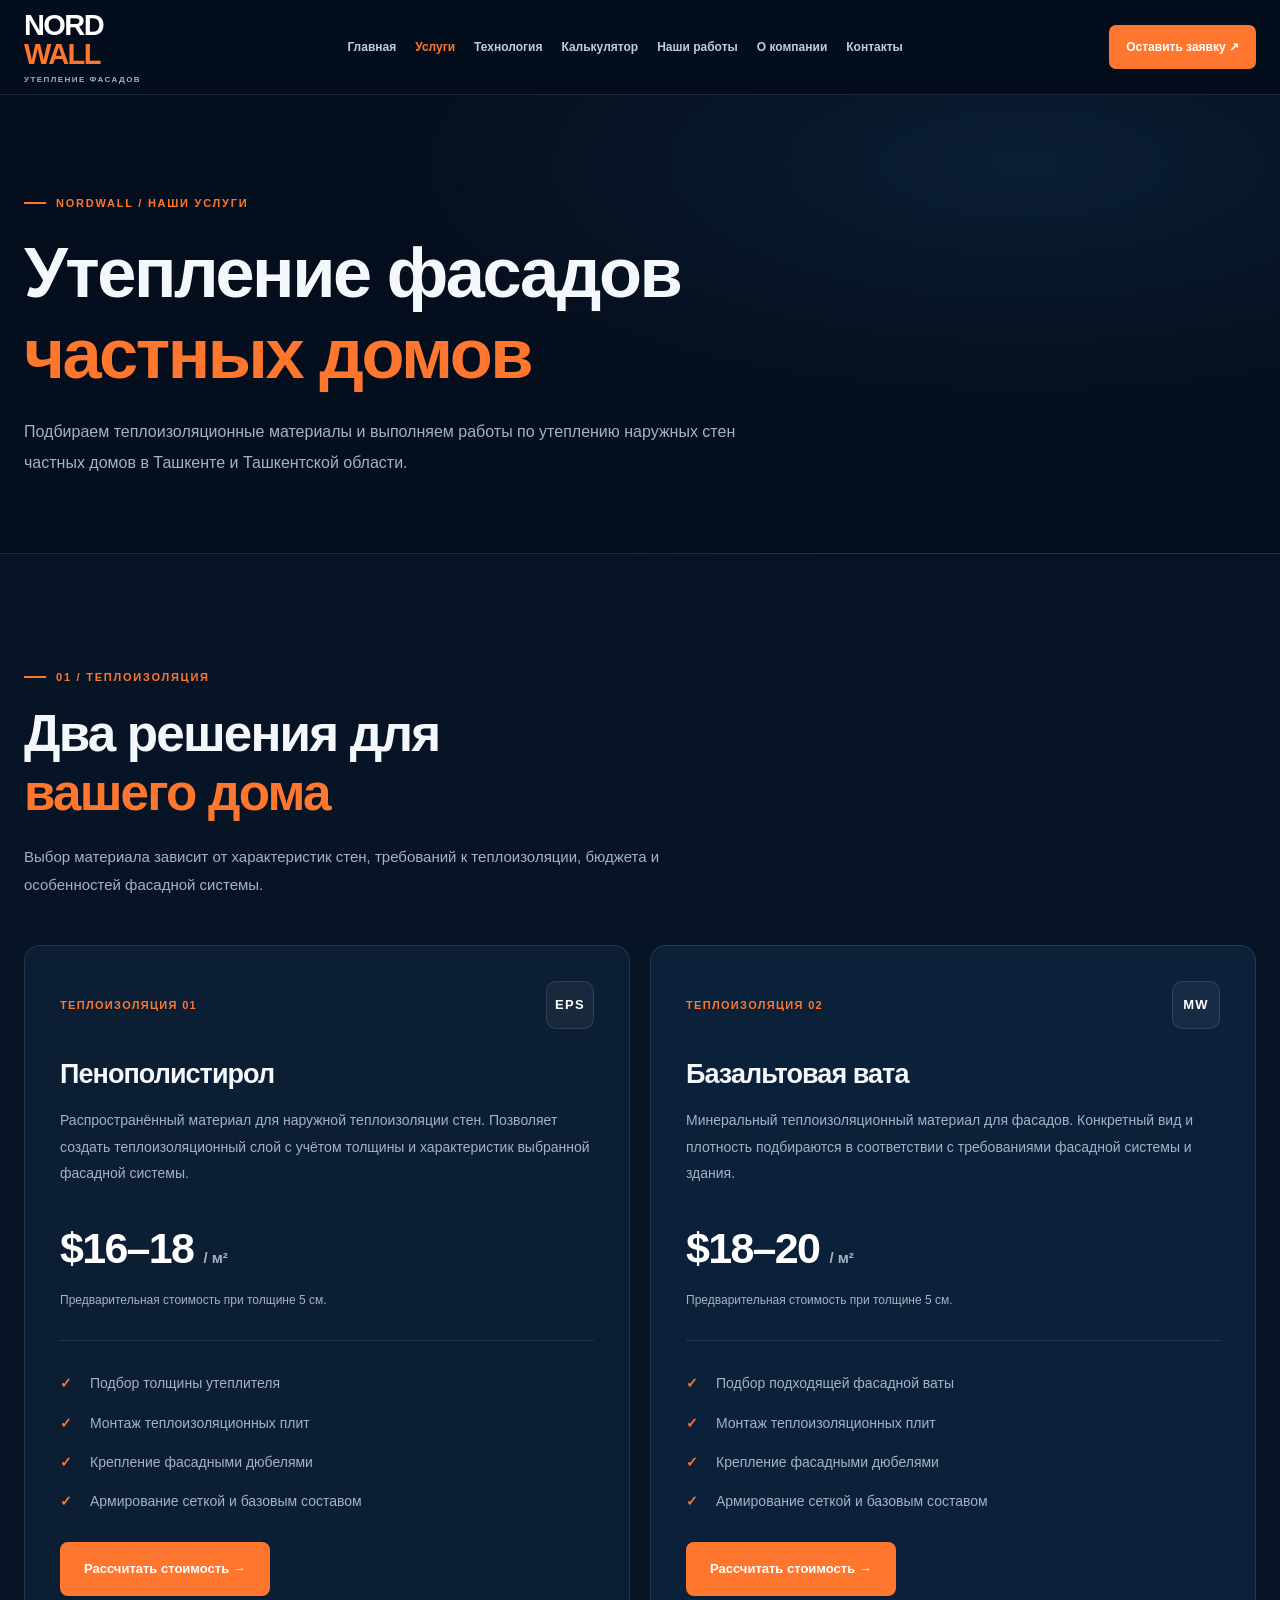
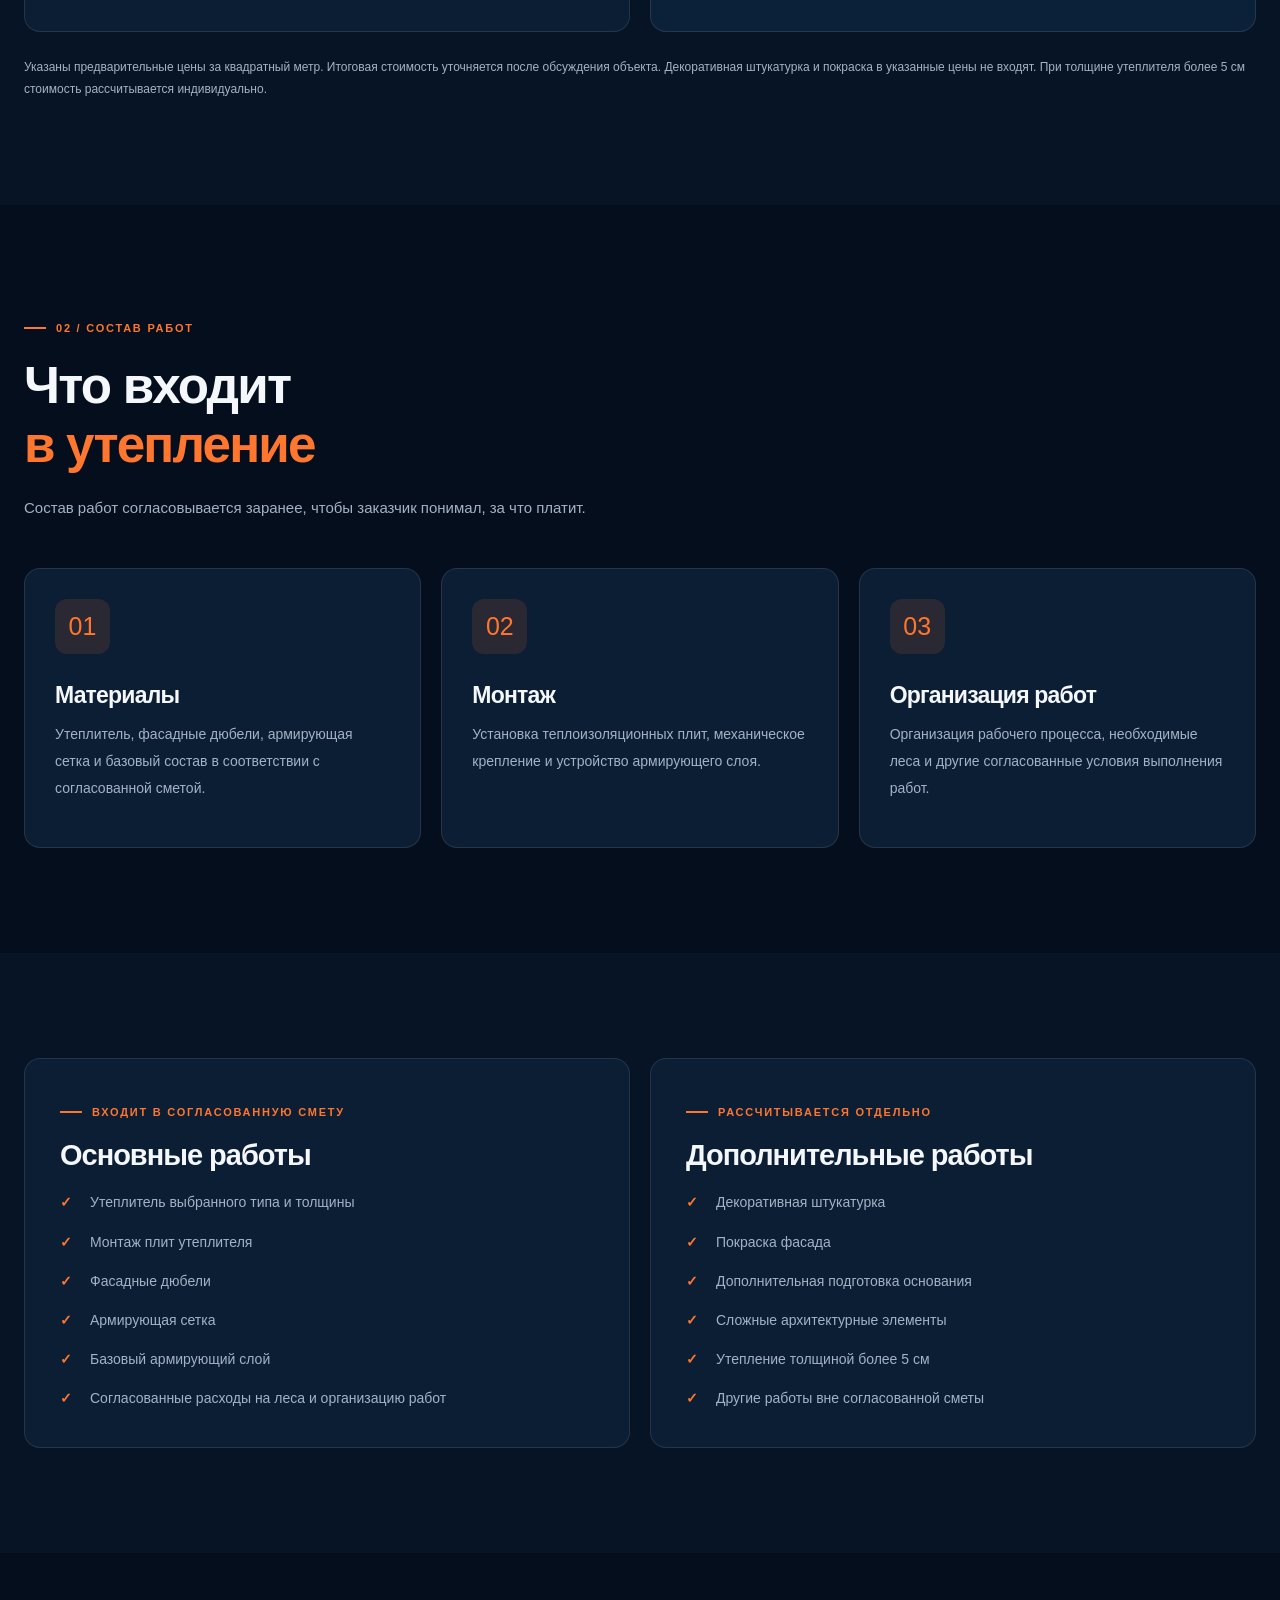
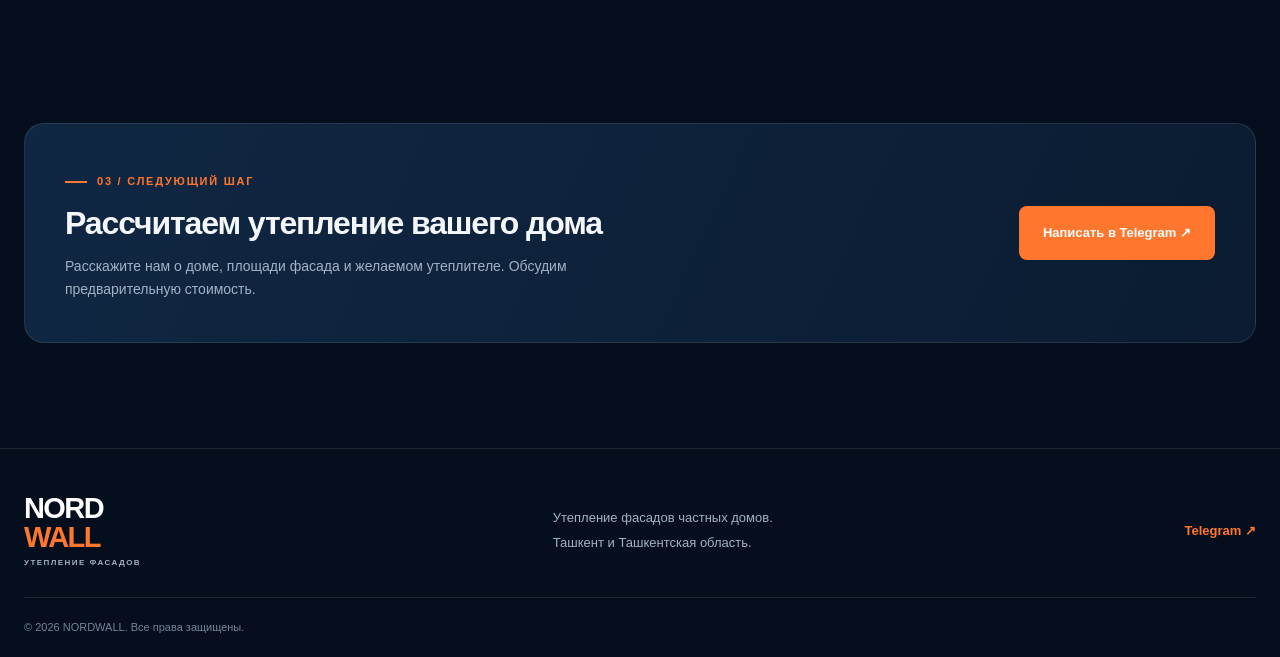
<file: services.html>
<!DOCTYPE html>
<html lang="ru">
<head>
    <meta charset="UTF-8">
    <meta name="viewport" content="width=device-width, initial-scale=1.0">

    <title>Услуги NORDWALL — утепление фасадов</title>

    <meta name="description" content="Утепление фасадов частных домов пенополистиролом и базальтовой ватой в Ташкенте и Ташкентской области.">

    <link rel="stylesheet" href="style.css">
</head>

<body>

<!-- ШАПКА -->

<header class="header">
    <div class="container header-inner">

        <a href="index.html" class="logo">
            NORD<span>WALL</span>
            <small>УТЕПЛЕНИЕ ФАСАДОВ</small>
        </a>

        <nav class="navigation">
            <a href="index.html">Главная</a>
            <a href="services.html" class="active">Услуги</a>
            <a href="technology.html">Технология</a>
            <a href="calculator.html">Калькулятор</a>
            <a href="works.html">Наши работы</a>
            <a href="about.html">О компании</a>
            <a href="contacts.html">Контакты</a>
        </nav>

        <a href="https://t.me/NORDWALL_Uz"
           class="header-button"
           target="_blank"
           rel="noopener noreferrer">
            Оставить заявку ↗
        </a>

    </div>
</header>


<main>

    <!-- ЗАГОЛОВОК СТРАНИЦЫ -->

    <section class="page-hero">

        <div class="container">

            <div class="eyebrow">NORDWALL / НАШИ УСЛУГИ</div>

            <h1>
                Утепление фасадов<br>
                <span>частных домов</span>
            </h1>

            <p>
                Подбираем теплоизоляционные материалы и выполняем
                работы по утеплению наружных стен частных домов
                в Ташкенте и Ташкентской области.
            </p>

        </div>

    </section>


    <!-- ОСНОВНЫЕ УСЛУГИ -->

    <section class="section">

        <div class="container">

            <div class="section-heading">

                <div class="eyebrow">01 / ТЕПЛОИЗОЛЯЦИЯ</div>

                <h2>
                    Два решения для<br>
                    <span>вашего дома</span>
                </h2>

                <p>
                    Выбор материала зависит от характеристик стен,
                    требований к теплоизоляции, бюджета
                    и особенностей фасадной системы.
                </p>

            </div>


            <div class="cards cards-two">

                <!-- ПЕНОПОЛИСТИРОЛ -->

                <article class="material-card">

                    <div class="material-top">
                        <span>ТЕПЛОИЗОЛЯЦИЯ 01</span>
                        <span class="material-index">EPS</span>
                    </div>

                    <h3>Пенополистирол</h3>

                    <p>
                        Распространённый материал для наружной
                        теплоизоляции стен. Позволяет создать
                        теплоизоляционный слой с учётом толщины
                        и характеристик выбранной фасадной системы.
                    </p>

                    <div class="material-price">
                        $16–18 <small>/ м²</small>
                    </div>

                    <div class="material-note">
                        Предварительная стоимость при толщине 5 см.
                    </div>

                    <hr>

                    <ul class="check-list">

                        <li>Подбор толщины утеплителя</li>

                        <li>Монтаж теплоизоляционных плит</li>

                        <li>Крепление фасадными дюбелями</li>

                        <li>Армирование сеткой и базовым составом</li>

                    </ul>

                    <a href="calculator.html"
                       class="button button-orange"
                       style="margin-top: 28px;">
                        Рассчитать стоимость →
                    </a>

                </article>


                <!-- БАЗАЛЬТОВАЯ ВАТА -->

                <article class="material-card material-card-blue">

                    <div class="material-top">
                        <span>ТЕПЛОИЗОЛЯЦИЯ 02</span>
                        <span class="material-index">MW</span>
                    </div>

                    <h3>Базальтовая вата</h3>

                    <p>
                        Минеральный теплоизоляционный материал
                        для фасадов. Конкретный вид и плотность
                        подбираются в соответствии с требованиями
                        фасадной системы и здания.
                    </p>

                    <div class="material-price">
                        $18–20 <small>/ м²</small>
                    </div>

                    <div class="material-note">
                        Предварительная стоимость при толщине 5 см.
                    </div>

                    <hr>

                    <ul class="check-list">

                        <li>Подбор подходящей фасадной ваты</li>

                        <li>Монтаж теплоизоляционных плит</li>

                        <li>Крепление фасадными дюбелями</li>

                        <li>Армирование сеткой и базовым составом</li>

                    </ul>

                    <a href="calculator.html"
                       class="button button-orange"
                       style="margin-top: 28px;">
                        Рассчитать стоимость →
                    </a>

                </article>

            </div>


            <p class="price-disclaimer">
                Указаны предварительные цены за квадратный метр.
                Итоговая стоимость уточняется после обсуждения объекта.
                Декоративная штукатурка и покраска в указанные цены
                не входят. При толщине утеплителя более 5 см
                стоимость рассчитывается индивидуально.
            </p>

        </div>

    </section>


    <!-- ЧТО ВХОДИТ В РАБОТЫ -->

    <section class="section materials">

        <div class="container">

            <div class="section-heading">

                <div class="eyebrow">02 / СОСТАВ РАБОТ</div>

                <h2>
                    Что входит<br>
                    <span>в утепление</span>
                </h2>

                <p>
                    Состав работ согласовывается заранее,
                    чтобы заказчик понимал, за что платит.
                </p>

            </div>


            <div class="cards">

                <article class="card">

                    <div class="card-icon">01</div>

                    <h3>Материалы</h3>

                    <p>
                        Утеплитель, фасадные дюбели,
                        армирующая сетка и базовый состав
                        в соответствии с согласованной сметой.
                    </p>

                </article>


                <article class="card">

                    <div class="card-icon">02</div>

                    <h3>Монтаж</h3>

                    <p>
                        Установка теплоизоляционных плит,
                        механическое крепление и устройство
                        армирующего слоя.
                    </p>

                </article>


                <article class="card">

                    <div class="card-icon">03</div>

                    <h3>Организация работ</h3>

                    <p>
                        Организация рабочего процесса,
                        необходимые леса и другие согласованные
                        условия выполнения работ.
                    </p>

                </article>

            </div>

        </div>

    </section>


    <!-- ДОПОЛНИТЕЛЬНЫЕ РАБОТЫ -->

    <section class="section">

        <div class="container">

            <div class="cards cards-two">

                <article class="content-panel">

                    <div class="eyebrow">ВХОДИТ В СОГЛАСОВАННУЮ СМЕТУ</div>

                    <h2 style="font-size: 29px; margin-top: 18px;">
                        Основные работы
                    </h2>

                    <ul class="check-list">

                        <li>Утеплитель выбранного типа и толщины</li>

                        <li>Монтаж плит утеплителя</li>

                        <li>Фасадные дюбели</li>

                        <li>Армирующая сетка</li>

                        <li>Базовый армирующий слой</li>

                        <li>Согласованные расходы на леса и организацию работ</li>

                    </ul>

                </article>


                <article class="content-panel">

                    <div class="eyebrow">РАССЧИТЫВАЕТСЯ ОТДЕЛЬНО</div>

                    <h2 style="font-size: 29px; margin-top: 18px;">
                        Дополнительные работы
                    </h2>

                    <ul class="check-list">

                        <li>Декоративная штукатурка</li>

                        <li>Покраска фасада</li>

                        <li>Дополнительная подготовка основания</li>

                        <li>Сложные архитектурные элементы</li>

                        <li>Утепление толщиной более 5 см</li>

                        <li>Другие работы вне согласованной сметы</li>

                    </ul>

                </article>

            </div>

        </div>

    </section>


    <!-- ПРИЗЫВ К ДЕЙСТВИЮ -->

    <section class="section materials">

        <div class="container">

            <div class="contact-banner">

                <div>

                    <div class="eyebrow">03 / СЛЕДУЮЩИЙ ШАГ</div>

                    <h3>Рассчитаем утепление вашего дома</h3>

                    <p>
                        Расскажите нам о доме, площади фасада
                        и желаемом утеплителе.
                        Обсудим предварительную стоимость.
                    </p>

                </div>

                <a href="https://t.me/NORDWALL_Uz"
                   class="button button-orange"
                   target="_blank"
                   rel="noopener noreferrer">
                    Написать в Telegram ↗
                </a>

            </div>

        </div>

    </section>

</main>


<!-- ПОДВАЛ -->

<footer class="footer">

    <div class="container">

        <div class="footer-main">

            <a href="index.html" class="logo">
                NORD<span>WALL</span>
                <small>УТЕПЛЕНИЕ ФАСАДОВ</small>
            </a>

            <p>
                Утепление фасадов частных домов.<br>
                Ташкент и Ташкентская область.
            </p>

            <a href="https://t.me/NORDWALL_Uz"
               target="_blank"
               rel="noopener noreferrer">
                Telegram ↗
            </a>

        </div>

        <div class="footer-bottom">
            © <span id="year"></span> NORDWALL. Все права защищены.
        </div>

    </div>

</footer>


<script>
    document.getElementById("year").textContent =
        new Date().getFullYear();
</script>

</body>
</html>
</file>
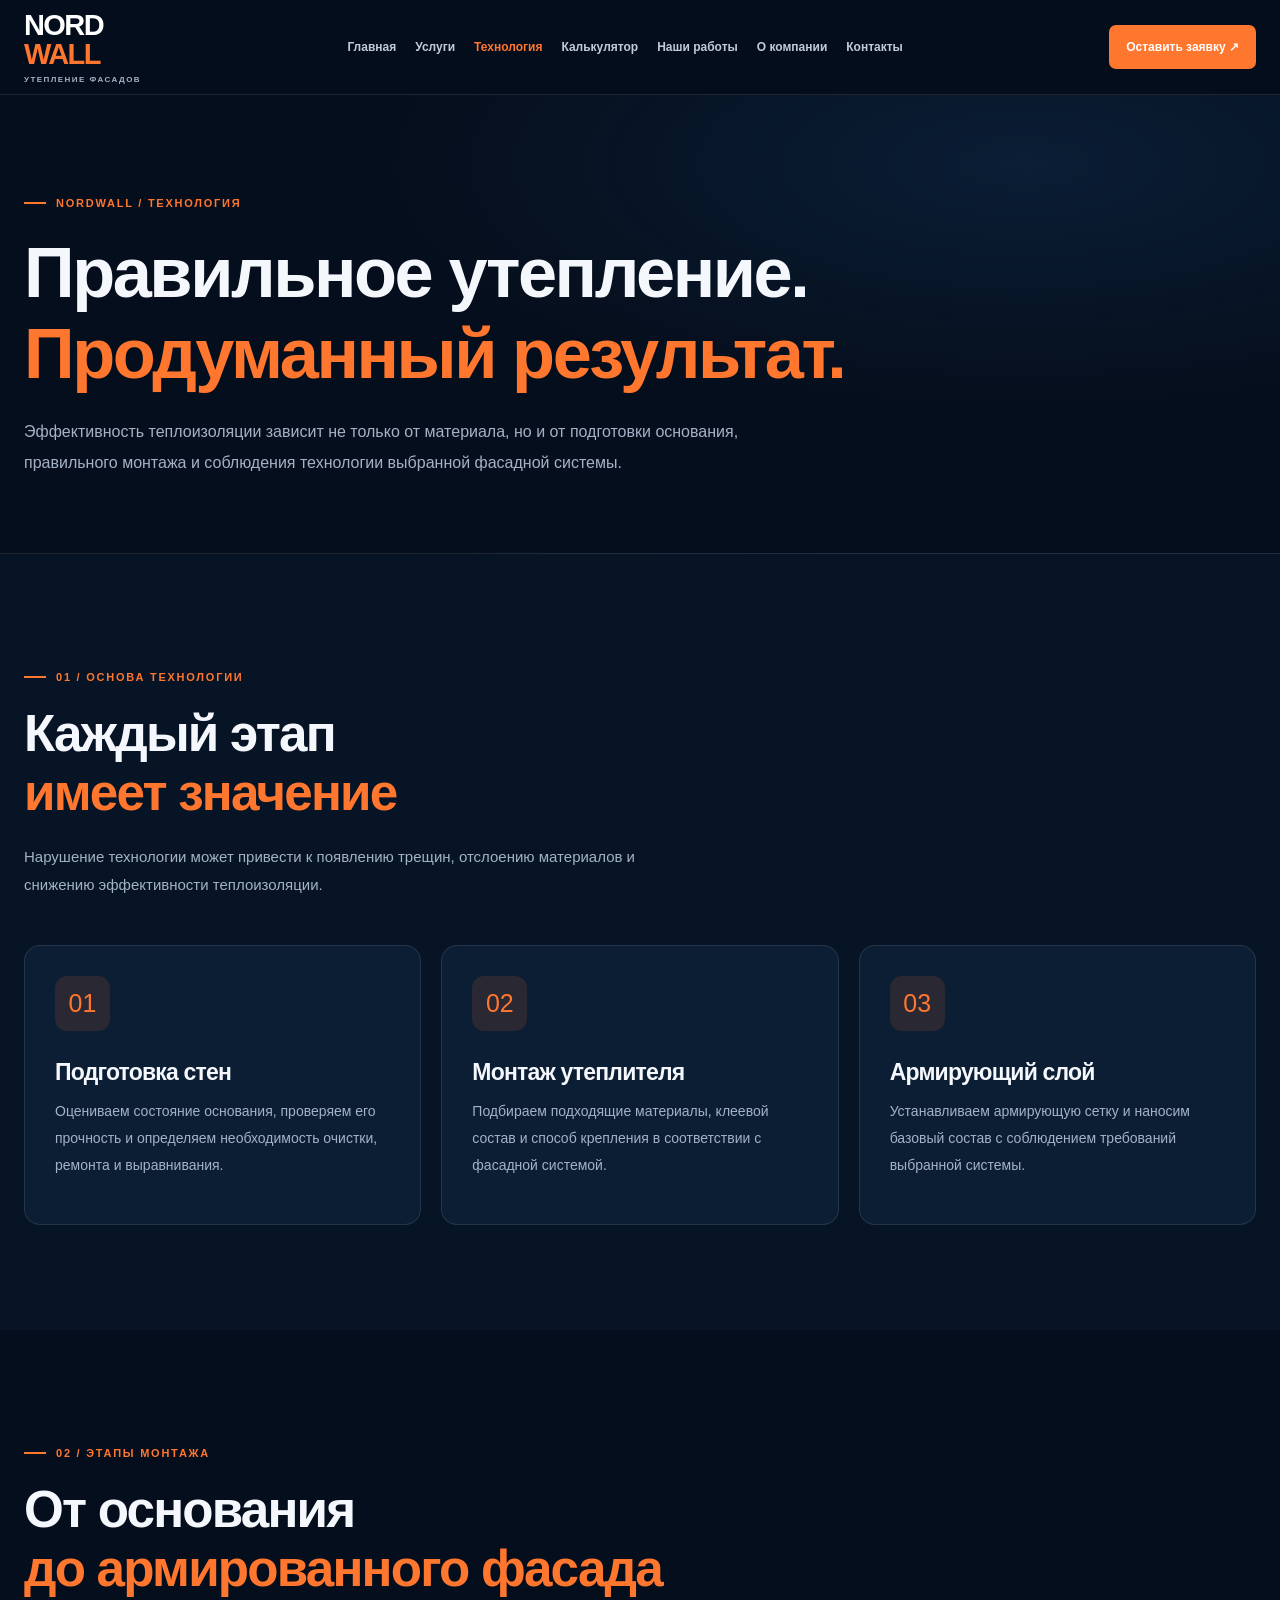
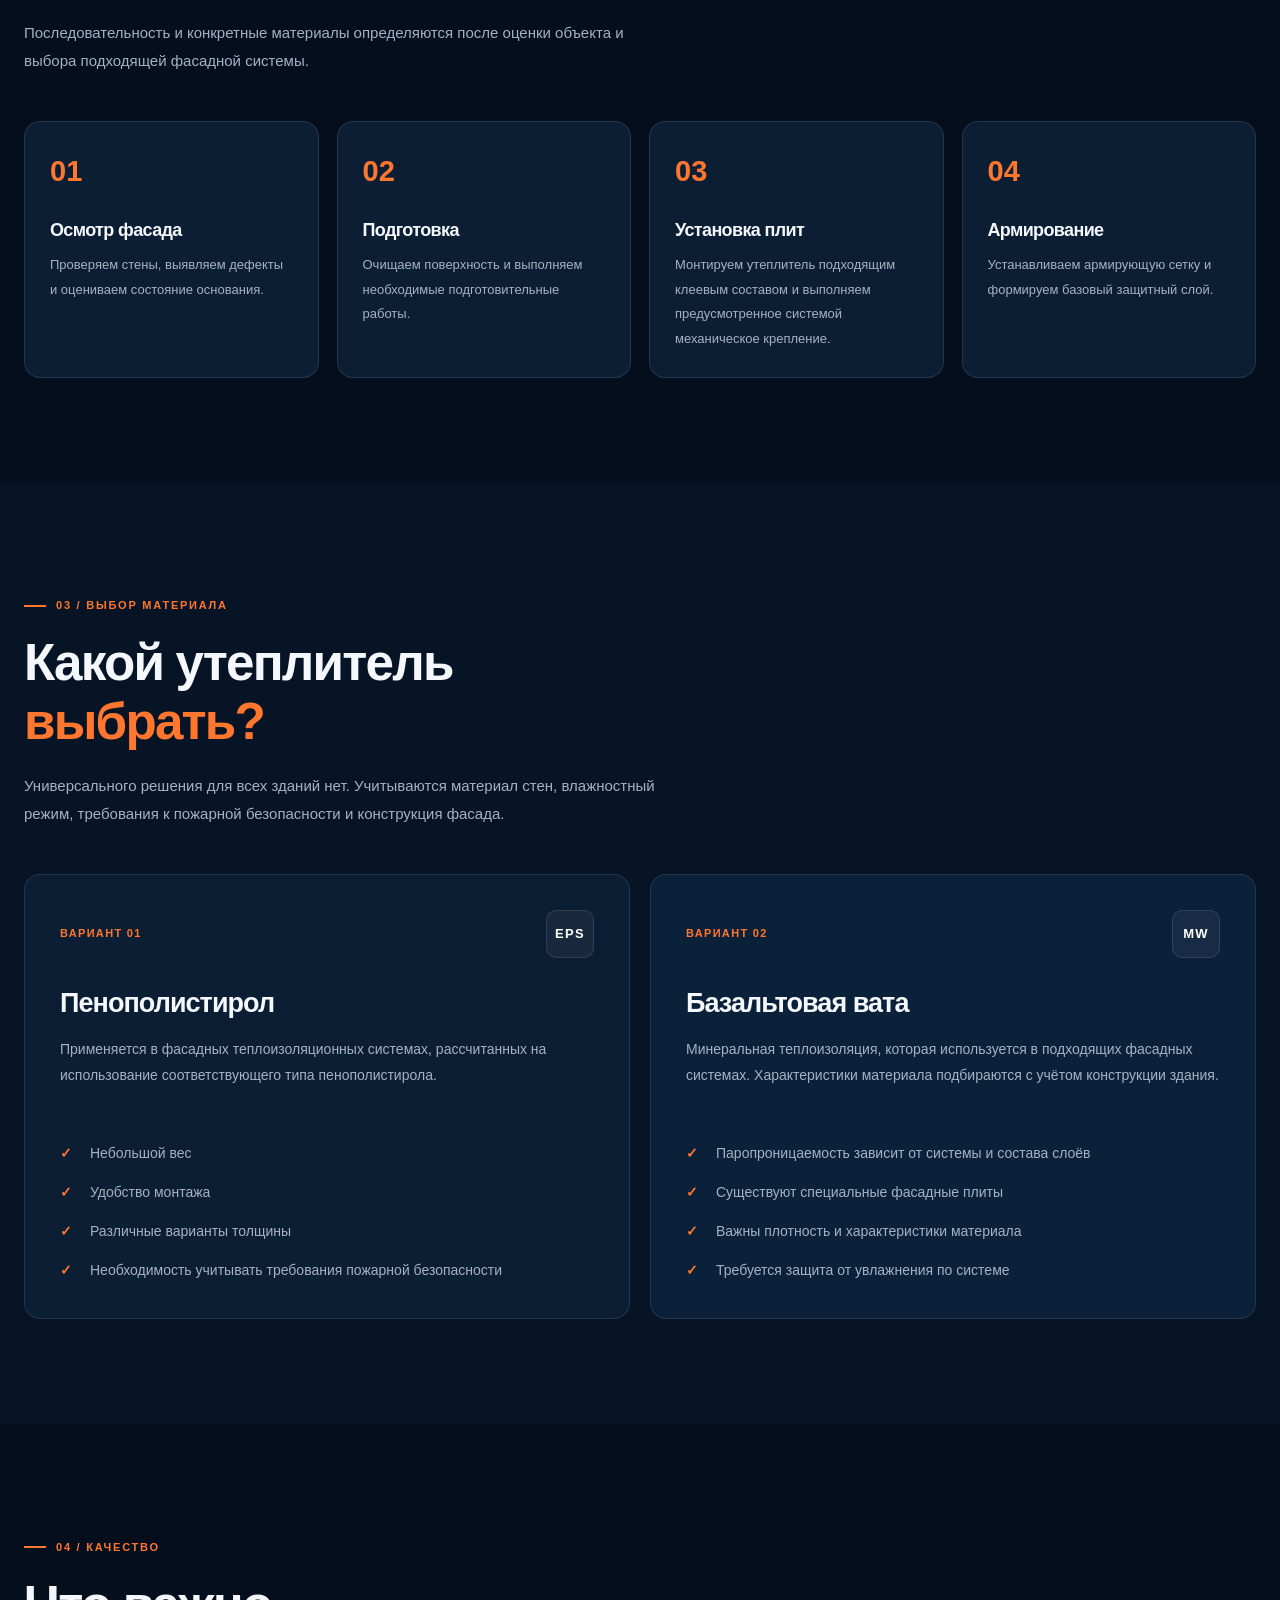
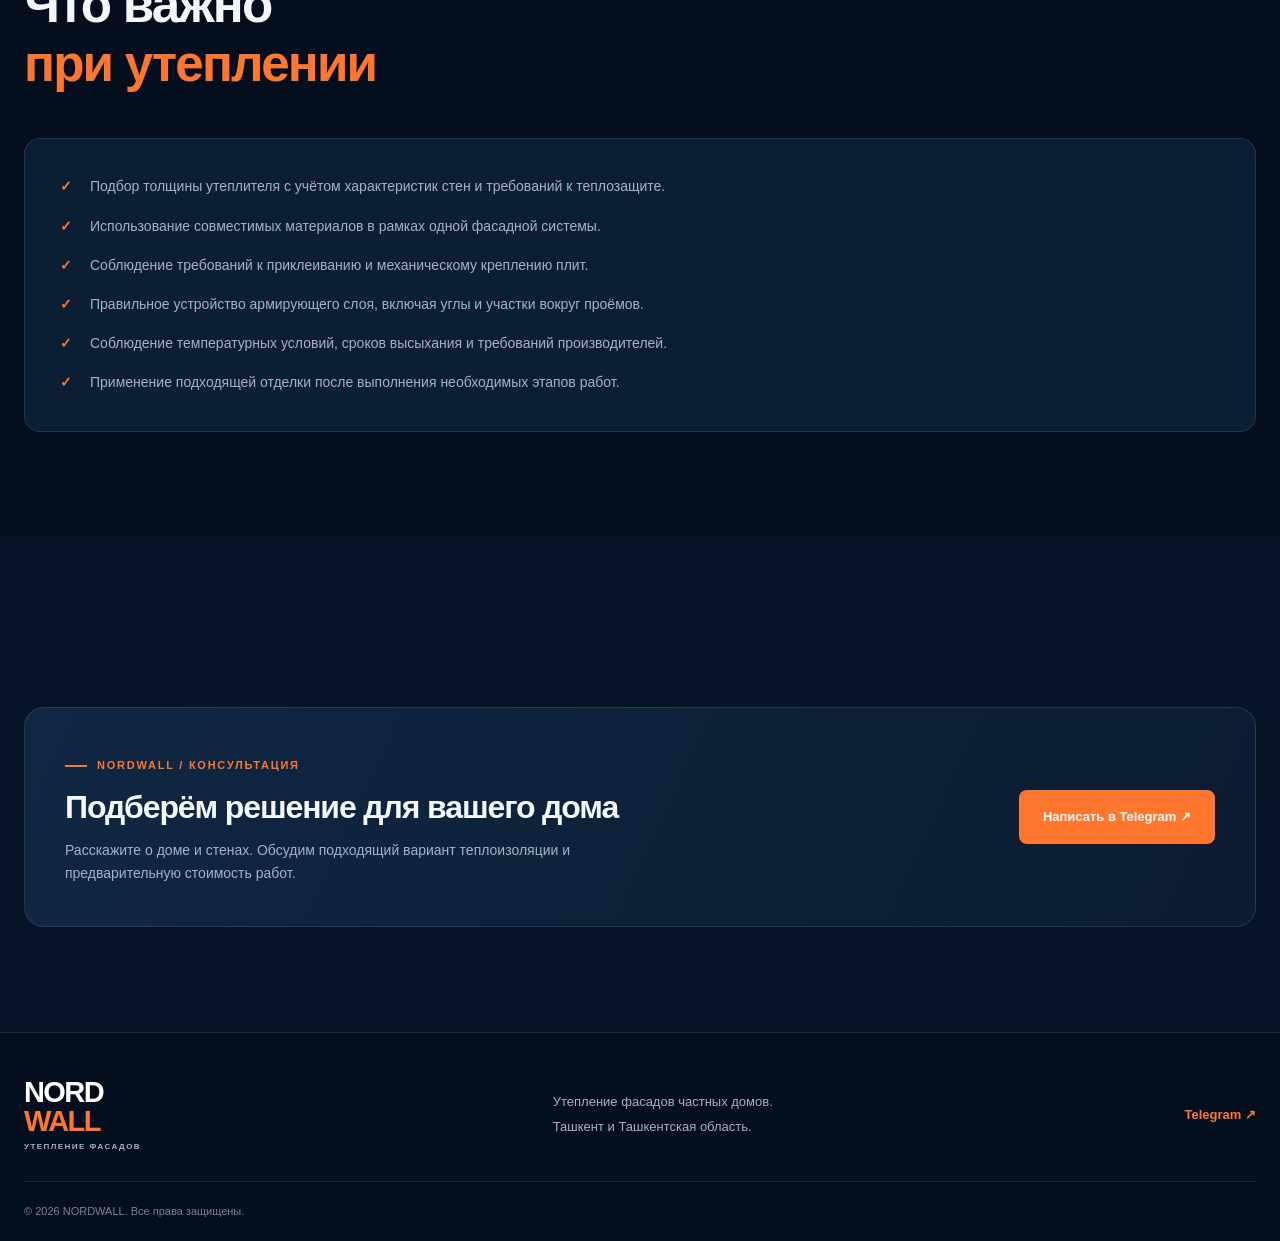
<file: technology.html>
<!DOCTYPE html>
<html lang="ru">
<head>
    <meta charset="UTF-8">
    <meta name="viewport" content="width=device-width, initial-scale=1.0">

    <title>Технология утепления фасадов — NORDWALL</title>

    <meta name="description" content="Этапы утепления фасадов частных домов пенополистиролом и базальтовой ватой. Технология монтажа NORDWALL в Ташкенте и области.">

    <link rel="stylesheet" href="style.css">
</head>

<body>

<!-- ШАПКА -->

<header class="header">
    <div class="container header-inner">

        <a href="index.html" class="logo">
            NORD<span>WALL</span>
            <small>УТЕПЛЕНИЕ ФАСАДОВ</small>
        </a>

        <nav class="navigation">
            <a href="index.html">Главная</a>
            <a href="services.html">Услуги</a>
            <a href="technology.html" class="active">Технология</a>
            <a href="calculator.html">Калькулятор</a>
            <a href="works.html">Наши работы</a>
            <a href="about.html">О компании</a>
            <a href="contacts.html">Контакты</a>
        </nav>

        <a href="https://t.me/NORDWALL_Uz"
           class="header-button"
           target="_blank"
           rel="noopener noreferrer">
            Оставить заявку ↗
        </a>

    </div>
</header>


<main>

    <!-- ЗАГОЛОВОК -->

    <section class="page-hero">

        <div class="container">

            <div class="eyebrow">NORDWALL / ТЕХНОЛОГИЯ</div>

            <h1>
                Правильное утепление.<br>
                <span>Продуманный результат.</span>
            </h1>

            <p>
                Эффективность теплоизоляции зависит не только
                от материала, но и от подготовки основания,
                правильного монтажа и соблюдения технологии
                выбранной фасадной системы.
            </p>

        </div>

    </section>


    <!-- ОСНОВНЫЕ ПРИНЦИПЫ -->

    <section class="section">

        <div class="container">

            <div class="section-heading">

                <div class="eyebrow">01 / ОСНОВА ТЕХНОЛОГИИ</div>

                <h2>
                    Каждый этап<br>
                    <span>имеет значение</span>
                </h2>

                <p>
                    Нарушение технологии может привести
                    к появлению трещин, отслоению материалов
                    и снижению эффективности теплоизоляции.
                </p>

            </div>


            <div class="cards">

                <article class="card">

                    <div class="card-icon">01</div>

                    <h3>Подготовка стен</h3>

                    <p>
                        Оцениваем состояние основания, проверяем
                        его прочность и определяем необходимость
                        очистки, ремонта и выравнивания.
                    </p>

                </article>


                <article class="card">

                    <div class="card-icon">02</div>

                    <h3>Монтаж утеплителя</h3>

                    <p>
                        Подбираем подходящие материалы,
                        клеевой состав и способ крепления
                        в соответствии с фасадной системой.
                    </p>

                </article>


                <article class="card">

                    <div class="card-icon">03</div>

                    <h3>Армирующий слой</h3>

                    <p>
                        Устанавливаем армирующую сетку
                        и наносим базовый состав с соблюдением
                        требований выбранной системы.
                    </p>

                </article>

            </div>

        </div>

    </section>


    <!-- ЭТАПЫ РАБОТ -->

    <section class="section materials">

        <div class="container">

            <div class="section-heading">

                <div class="eyebrow">02 / ЭТАПЫ МОНТАЖА</div>

                <h2>
                    От основания<br>
                    <span>до армированного фасада</span>
                </h2>

                <p>
                    Последовательность и конкретные материалы
                    определяются после оценки объекта и выбора
                    подходящей фасадной системы.
                </p>

            </div>


            <div class="process-grid">

                <article class="process-item">

                    <div class="process-number">01</div>

                    <h3>Осмотр фасада</h3>

                    <p>
                        Проверяем стены, выявляем дефекты
                        и оцениваем состояние основания.
                    </p>

                </article>


                <article class="process-item">

                    <div class="process-number">02</div>

                    <h3>Подготовка</h3>

                    <p>
                        Очищаем поверхность и выполняем
                        необходимые подготовительные работы.
                    </p>

                </article>


                <article class="process-item">

                    <div class="process-number">03</div>

                    <h3>Установка плит</h3>

                    <p>
                        Монтируем утеплитель подходящим клеевым
                        составом и выполняем предусмотренное
                        системой механическое крепление.
                    </p>

                </article>


                <article class="process-item">

                    <div class="process-number">04</div>

                    <h3>Армирование</h3>

                    <p>
                        Устанавливаем армирующую сетку
                        и формируем базовый защитный слой.
                    </p>

                </article>

            </div>

        </div>

    </section>


    <!-- ВЫБОР МАТЕРИАЛА -->

    <section class="section">

        <div class="container">

            <div class="section-heading">

                <div class="eyebrow">03 / ВЫБОР МАТЕРИАЛА</div>

                <h2>
                    Какой утеплитель<br>
                    <span>выбрать?</span>
                </h2>

                <p>
                    Универсального решения для всех зданий нет.
                    Учитываются материал стен, влажностный режим,
                    требования к пожарной безопасности и конструкция
                    фасада.
                </p>

            </div>


            <div class="cards cards-two">

                <article class="material-card">

                    <div class="material-top">
                        <span>ВАРИАНТ 01</span>
                        <span class="material-index">EPS</span>
                    </div>

                    <h3>Пенополистирол</h3>

                    <p>
                        Применяется в фасадных теплоизоляционных
                        системах, рассчитанных на использование
                        соответствующего типа пенополистирола.
                    </p>

                    <ul class="check-list">

                        <li>Небольшой вес</li>

                        <li>Удобство монтажа</li>

                        <li>Различные варианты толщины</li>

                        <li>Необходимость учитывать требования пожарной безопасности</li>

                    </ul>

                </article>


                <article class="material-card material-card-blue">

                    <div class="material-top">
                        <span>ВАРИАНТ 02</span>
                        <span class="material-index">MW</span>
                    </div>

                    <h3>Базальтовая вата</h3>

                    <p>
                        Минеральная теплоизоляция, которая
                        используется в подходящих фасадных системах.
                        Характеристики материала подбираются
                        с учётом конструкции здания.
                    </p>

                    <ul class="check-list">

                        <li>Паропроницаемость зависит от системы и состава слоёв</li>

                        <li>Существуют специальные фасадные плиты</li>

                        <li>Важны плотность и характеристики материала</li>

                        <li>Требуется защита от увлажнения по системе</li>

                    </ul>

                </article>

            </div>

        </div>

    </section>


    <!-- ЧТО ВАЖНО УЧИТЫВАТЬ -->

    <section class="section materials">

        <div class="container">

            <div class="section-heading">

                <div class="eyebrow">04 / КАЧЕСТВО</div>

                <h2>
                    Что важно<br>
                    <span>при утеплении</span>
                </h2>

            </div>


            <div class="content-panel">

                <ul class="check-list">

                    <li>
                        Подбор толщины утеплителя с учётом
                        характеристик стен и требований к теплозащите.
                    </li>

                    <li>
                        Использование совместимых материалов
                        в рамках одной фасадной системы.
                    </li>

                    <li>
                        Соблюдение требований к приклеиванию
                        и механическому креплению плит.
                    </li>

                    <li>
                        Правильное устройство армирующего слоя,
                        включая углы и участки вокруг проёмов.
                    </li>

                    <li>
                        Соблюдение температурных условий,
                        сроков высыхания и требований производителей.
                    </li>

                    <li>
                        Применение подходящей отделки после
                        выполнения необходимых этапов работ.
                    </li>

                </ul>

            </div>

        </div>

    </section>


    <!-- СВЯЗЬ -->

    <section class="section">

        <div class="container">

            <div class="contact-banner">

                <div>

                    <div class="eyebrow">NORDWALL / КОНСУЛЬТАЦИЯ</div>

                    <h3>Подберём решение для вашего дома</h3>

                    <p>
                        Расскажите о доме и стенах.
                        Обсудим подходящий вариант теплоизоляции
                        и предварительную стоимость работ.
                    </p>

                </div>

                <a href="https://t.me/NORDWALL_Uz"
                   class="button button-orange"
                   target="_blank"
                   rel="noopener noreferrer">
                    Написать в Telegram ↗
                </a>

            </div>

        </div>

    </section>

</main>


<!-- ПОДВАЛ -->

<footer class="footer">

    <div class="container">

        <div class="footer-main">

            <a href="index.html" class="logo">
                NORD<span>WALL</span>
                <small>УТЕПЛЕНИЕ ФАСАДОВ</small>
            </a>

            <p>
                Утепление фасадов частных домов.<br>
                Ташкент и Ташкентская область.
            </p>

            <a href="https://t.me/NORDWALL_Uz"
               target="_blank"
               rel="noopener noreferrer">
                Telegram ↗
            </a>

        </div>

        <div class="footer-bottom">
            © <span id="year"></span> NORDWALL. Все права защищены.
        </div>

    </div>

</footer>


<script>
    document.getElementById("year").textContent =
        new Date().getFullYear();
</script>

</body>
</html>
</file>
<file: style.css>
/* =========================================
   NORDWALL — ЕДИНЫЙ ДИЗАЙН САЙТА
   Тёмно-синий фон, белый текст, оранжевые акценты
========================================= */


/* 1. ОСНОВНЫЕ НАСТРОЙКИ */

:root {
    --bg: #071426;
    --bg-deep: #050e1c;
    --bg-card: #0c1e34;
    --bg-card-hover: #102743;

    --text: #f4f7fc;
    --text-muted: #a4b2c5;

    --orange: #ff762e;
    --orange-hover: #ff9257;

    --border: rgba(255, 255, 255, 0.10);
    --container: 1240px;

    --radius: 16px;
    --transition: 0.25s ease;
}


* {
    margin: 0;
    padding: 0;
    box-sizing: border-box;
}


html {
    scroll-behavior: smooth;
    scroll-padding-top: 100px;
}


body {
    background: var(--bg);
    color: var(--text);
    font-family: Arial, Helvetica, sans-serif;
    font-size: 16px;
    line-height: 1.7;
    overflow-x: hidden;
}


body,
header,
main,
section,
footer,
article,
div {
    border-color: var(--border);
}


a {
    color: inherit;
    text-decoration: none;
}


button,
input,
select,
textarea {
    font: inherit;
}


button,
a {
    -webkit-tap-highlight-color: transparent;
}


img {
    display: block;
    max-width: 100%;
}


ul {
    list-style: none;
}


.container {
    width: min(var(--container), calc(100% - 48px));
    margin: 0 auto;
}


section {
    position: relative;
    background-color: var(--bg);
}


/* 2. ТИПОГРАФИКА */

h1,
h2,
h3,
h4 {
    color: var(--text);
    font-weight: 800;
    line-height: 1.15;
    letter-spacing: -0.035em;
}


h1 {
    font-size: clamp(42px, 5.5vw, 76px);
}


h2 {
    font-size: clamp(32px, 4vw, 52px);
}


h3 {
    font-size: 23px;
}


p {
    color: var(--text-muted);
}


h1 span,
h2 span {
    color: var(--orange);
}


.eyebrow {
    display: inline-flex;
    align-items: center;
    gap: 10px;

    color: var(--orange);

    font-size: 11px;
    font-weight: 800;
    letter-spacing: 0.16em;
    line-height: 1.5;
    text-transform: uppercase;
}


.eyebrow::before {
    content: "";
    width: 22px;
    height: 2px;
    background: var(--orange);
}


/* 3. ШАПКА */

.header {
    position: sticky;
    top: 0;
    z-index: 1000;

    width: 100%;

    background: rgba(5, 14, 28, 0.96);
    border-bottom: 1px solid var(--border);

    backdrop-filter: blur(18px);
    -webkit-backdrop-filter: blur(18px);
}


.header-inner {
    min-height: 94px;

    display: flex;
    align-items: center;
    justify-content: space-between;
    gap: 24px;
}


.logo {
    display: inline-flex;
    flex-direction: column;

    flex-shrink: 0;

    color: #fff;
    font-size: 29px;
    font-weight: 900;
    line-height: 1;
    letter-spacing: -0.055em;
}


.logo span {
    color: var(--orange);
}


.logo small {
    margin-top: 7px;

    color: var(--text-muted);
    font-size: 8px;
    font-weight: 700;
    letter-spacing: 0.18em;
}


.navigation {
    display: flex;
    align-items: center;
    justify-content: center;
    flex-wrap: wrap;
    gap: 19px;
}


.navigation a {
    color: #c1ccda;
    font-size: 12px;
    font-weight: 700;

    transition: color var(--transition);
}


.navigation a:hover,
.navigation a.active {
    color: var(--orange);
}


.header-button {
    display: inline-flex;
    align-items: center;
    justify-content: center;

    flex-shrink: 0;

    padding: 12px 17px;

    background: var(--orange);
    color: #fff;

    border-radius: 7px;

    font-size: 12px;
    font-weight: 800;

    transition:
        background var(--transition),
        transform var(--transition);
}


.header-button:hover {
    background: var(--orange-hover);
    transform: translateY(-2px);
}


/* 4. КНОПКИ */

.button {
    display: inline-flex;
    align-items: center;
    justify-content: center;
    gap: 10px;

    min-height: 54px;
    padding: 14px 23px;

    border: 1px solid transparent;
    border-radius: 8px;

    font-size: 13px;
    font-weight: 800;
    text-align: center;

    cursor: pointer;

    transition:
        background var(--transition),
        border-color var(--transition),
        color var(--transition),
        transform var(--transition);
}


.button:hover {
    transform: translateY(-2px);
}


.button-orange {
    background: var(--orange);
    color: #fff;
}


.button-orange:hover {
    background: var(--orange-hover);
}


.button-outline {
    border-color: rgba(255, 255, 255, 0.20);
    background: transparent;
    color: #fff;
}


.button-outline:hover {
    border-color: var(--orange);
    color: var(--orange);
}


/* 5. ГЛАВНЫЙ ЭКРАН */

.hero {
    min-height: 650px;
    padding: 100px 0 35px;

    background:
        radial-gradient(
            ellipse at 82% 20%,
            rgba(22, 66, 111, 0.32),
            transparent 42%
        ),
        linear-gradient(
            135deg,
            #071426 0%,
            #091a30 55%,
            #071426 100%
        );

    overflow: hidden;
}


.hero-grid {
    display: grid;
    grid-template-columns: 1.15fr 0.85fr;
    align-items: center;
    gap: 80px;
}


.hero-content {
    max-width: 690px;
}


.hero-content .eyebrow {
    margin-bottom: 25px;
}


.hero-content h1 {
    margin-bottom: 25px;
}


.hero-content > p {
    max-width: 570px;
    margin-bottom: 32px;

    font-size: 16px;
    line-height: 1.9;
}


.hero-buttons {
    display: flex;
    align-items: center;
    flex-wrap: wrap;
    gap: 14px;
}


.hero-features {
    display: flex;
    flex-direction: column;
    gap: 15px;
}


.feature {
    display: flex;
    align-items: flex-start;
    gap: 20px;

    padding: 25px;

    background: rgba(12, 30, 52, 0.86);
    border: 1px solid var(--border);
    border-radius: var(--radius);

    transition:
        background var(--transition),
        border-color var(--transition),
        transform var(--transition);
}


.feature:hover {
    background: var(--bg-card-hover);
    border-color: rgba(255, 118, 46, 0.45);
    transform: translateX(4px);
}


.feature-icon {
    display: flex;
    align-items: center;
    justify-content: center;

    width: 48px;
    height: 48px;

    flex-shrink: 0;

    background: rgba(255, 118, 46, 0.12);
    color: var(--orange);

    border: 1px solid rgba(255, 118, 46, 0.2);
    border-radius: 10px;

    font-size: 13px;
    font-weight: 900;
}


.feature h3 {
    margin-bottom: 7px;
    font-size: 18px;
}


.feature p {
    font-size: 13px;
    line-height: 1.8;
}


.hero-bottom {
    display: grid;
    grid-template-columns: repeat(3, 1fr);
    gap: 25px;

    margin-top: 90px;
    padding-top: 28px;

    border-top: 1px solid var(--border);
}


.hero-bottom > div {
    display: flex;
    flex-direction: column;
    gap: 4px;
}


.hero-bottom strong {
    color: #fff;
    font-size: 22px;
    font-weight: 900;
}


.hero-bottom span {
    color: var(--text-muted);
    font-size: 12px;
}


/* 6. ОБЩИЕ СЕКЦИИ */

.section {
    padding: 105px 0;
    background: var(--bg);
}


.section-heading {
    max-width: 760px;
    margin-bottom: 45px;
}


.section-heading .eyebrow {
    margin-bottom: 20px;
}


.section-heading h2 {
    margin-bottom: 20px;
}


.section-heading > p {
    max-width: 650px;
    font-size: 15px;
    line-height: 1.9;
}


/* 7. КАРТОЧКИ */

.cards {
    display: grid;
    grid-template-columns: repeat(3, minmax(0, 1fr));
    gap: 20px;
}


.card {
    position: relative;

    min-height: 280px;
    padding: 30px;

    background: var(--bg-card);
    border: 1px solid var(--border);
    border-radius: var(--radius);

    overflow: hidden;

    transition:
        background var(--transition),
        border-color var(--transition),
        transform var(--transition);
}


.card:hover {
    background: var(--bg-card-hover);
    border-color: rgba(255, 118, 46, 0.4);
    transform: translateY(-5px);
}


.card-number {
    position: absolute;
    top: 22px;
    right: 24px;

    color: rgba(255, 255, 255, 0.24);

    font-size: 12px;
    font-weight: 800;
}


.card-icon {
    display: flex;
    align-items: center;
    justify-content: center;

    width: 55px;
    height: 55px;
    margin-bottom: 28px;

    background: rgba(255, 118, 46, 0.12);
    color: var(--orange);

    border-radius: 12px;

    font-size: 25px;
}


.card h3 {
    margin-bottom: 13px;
}


.card p {
    font-size: 14px;
    line-height: 1.9;
}


.card-dark {
    background: #102743;
    border-color: rgba(255, 118, 46, 0.25);
}


/* 8. МАТЕРИАЛЫ */

.materials {
    background: var(--bg-deep);
}


.cards-two {
    grid-template-columns: repeat(2, minmax(0, 1fr));
}


.material-card {
    padding: 35px;

    background: var(--bg-card);
    border: 1px solid var(--border);
    border-radius: var(--radius);

    transition:
        background var(--transition),
        border-color var(--transition),
        transform var(--transition);
}


.material-card:hover {
    background: var(--bg-card-hover);
    border-color: rgba(255, 118, 46, 0.4);
    transform: translateY(-4px);
}


.material-card-blue {
    background: #0b213a;
}


.material-top {
    display: flex;
    align-items: center;
    justify-content: space-between;
    gap: 20px;

    margin-bottom: 30px;

    color: var(--orange);

    font-size: 11px;
    font-weight: 800;
    letter-spacing: 0.12em;
}


.material-index {
    display: flex;
    align-items: center;
    justify-content: center;

    width: 48px;
    height: 48px;

    background: rgba(255, 255, 255, 0.05);
    color: #fff;

    border: 1px solid var(--border);
    border-radius: 10px;

    font-size: 13px;
}


.material-card h3 {
    margin-bottom: 17px;
    font-size: 27px;
}


.material-card > p {
    min-height: 80px;
    margin-bottom: 25px;

    font-size: 14px;
    line-height: 1.9;
}


.material-price {
    color: #fff;
    font-size: 43px;
    font-weight: 900;
    letter-spacing: -0.04em;
}


.material-price small {
    color: var(--text-muted);
    font-size: 15px;
    font-weight: 600;
    letter-spacing: 0;
}


.material-note {
    margin: 5px 0 22px;

    color: var(--text-muted);
    font-size: 12px;
}


.text-link {
    display: inline-flex;
    align-items: center;
    gap: 8px;

    color: var(--orange);

    font-size: 13px;
    font-weight: 800;

    transition: gap var(--transition);
}


.text-link:hover {
    gap: 13px;
}


.price-disclaimer {
    margin-top: 25px;

    font-size: 12px;
    line-height: 1.8;
}


/* 9. ЭТАПЫ РАБОТ */

.process-grid {
    display: grid;
    grid-template-columns: repeat(4, minmax(0, 1fr));
    gap: 18px;
}


.process-item {
    padding: 25px;

    background: var(--bg-card);
    border: 1px solid var(--border);
    border-radius: var(--radius);

    transition:
        border-color var(--transition),
        transform var(--transition);
}


.process-item:hover {
    border-color: rgba(255, 118, 46, 0.45);
    transform: translateY(-4px);
}


.process-number {
    margin-bottom: 24px;

    color: var(--orange);

    font-size: 29px;
    font-weight: 900;
}


.process-item h3 {
    margin-bottom: 12px;
    font-size: 18px;
}


.process-item p {
    font-size: 13px;
    line-height: 1.9;
}


/* 10. БАННЕР СВЯЗИ */

.contact-banner {
    display: flex;
    align-items: center;
    justify-content: space-between;
    gap: 35px;

    margin-top: 65px;
    padding: 40px;

    background:
        linear-gradient(
            115deg,
            #102743,
            #0b1c31
        );

    border: 1px solid var(--border);
    border-radius: 20px;
}


.contact-banner .eyebrow {
    margin-bottom: 15px;
}


.contact-banner h3 {
    margin-bottom: 13px;
    font-size: clamp(23px, 3vw, 32px);
}


.contact-banner p {
    max-width: 600px;
    font-size: 14px;
}


/* 11. ВНУТРЕННИЕ СТРАНИЦЫ */

.page-hero {
    padding: 90px 0 75px;

    background:
        radial-gradient(
            ellipse at 80% 15%,
            rgba(22, 66, 111, 0.3),
            transparent 45%
        ),
        var(--bg-deep);

    border-bottom: 1px solid var(--border);
}


.page-hero .eyebrow {
    margin-bottom: 22px;
}


.page-hero h1 {
    max-width: 900px;
    margin-bottom: 22px;
}


.page-hero p {
    max-width: 720px;
    font-size: 16px;
    line-height: 1.9;
}


.page-content {
    padding: 80px 0;
    background: var(--bg);
}


.content-panel {
    padding: 35px;

    background: var(--bg-card);
    border: 1px solid var(--border);
    border-radius: var(--radius);
}


.content-panel h2,
.content-panel h3 {
    margin-bottom: 18px;
}


.content-panel p {
    margin-bottom: 15px;
}


.content-panel p:last-child {
    margin-bottom: 0;
}


/* 12. СПИСКИ */

.check-list {
    display: flex;
    flex-direction: column;
    gap: 14px;
}


.check-list li {
    position: relative;
    padding-left: 30px;

    color: var(--text-muted);
    font-size: 14px;
    line-height: 1.8;
}


.check-list li::before {
    content: "✓";

    position: absolute;
    left: 0;
    top: 0;

    color: var(--orange);
    font-weight: 900;
}


/* 13. КАЛЬКУЛЯТОР И ФОРМЫ */

.calculator,
.form-panel {
    padding: 35px;

    background: var(--bg-card);
    border: 1px solid var(--border);
    border-radius: var(--radius);
}


.form-grid {
    display: grid;
    grid-template-columns: repeat(2, minmax(0, 1fr));
    gap: 20px;
}


.form-group {
    display: flex;
    flex-direction: column;
    gap: 9px;
}


.form-group label {
    color: var(--text);
    font-size: 13px;
    font-weight: 700;
}


.form-group input,
.form-group select,
.form-group textarea {
    width: 100%;
    min-height: 50px;
    padding: 13px 15px;

    background: var(--bg-deep);
    color: #fff;

    border: 1px solid var(--border);
    border-radius: 8px;

    outline: none;

    transition: border-color var(--transition);
}


.form-group textarea {
    min-height: 130px;
    resize: vertical;
}


.form-group input:focus,
.form-group select:focus,
.form-group textarea:focus {
    border-color: var(--orange);
}


.form-group input::placeholder,
.form-group textarea::placeholder {
    color: #718198;
}


.form-group select option {
    background: var(--bg-deep);
    color: #fff;
}


.form-submit {
    margin-top: 25px;
}


.calculator-result {
    margin-top: 25px;
    padding: 22px;

    background: var(--bg-deep);
    border: 1px solid var(--border);
    border-radius: 10px;
}


.calculator-result strong {
    display: block;
    margin-top: 8px;

    color: var(--orange);
    font-size: 30px;
}


.form-note {
    margin-top: 15px;
    font-size: 12px;
    line-height: 1.8;
}


/* 14. ГАЛЕРЕЯ РАБОТ */

.works-grid {
    display: grid;
    grid-template-columns: repeat(3, minmax(0, 1fr));
    gap: 22px;
}


.work-card {
    overflow: hidden;

    background: var(--bg-card);
    border: 1px solid var(--border);
    border-radius: var(--radius);
}


.work-image {
    display: flex;
    align-items: center;
    justify-content: center;

    min-height: 230px;

    background:
        linear-gradient(
            135deg,
            #102743,
            #091729
        );

    color: var(--text-muted);

    text-align: center;
}


.work-image img {
    width: 100%;
    height: 100%;
    min-height: 230px;

    object-fit: cover;
}


.work-image-placeholder {
    padding: 25px;

    font-size: 13px;
    line-height: 1.8;
}


.work-info {
    padding: 23px;
}


.work-info h3 {
    margin-bottom: 10px;
    font-size: 19px;
}


.work-info p {
    font-size: 13px;
}


/* Пока фотографий нет, можно показывать пустые
   аккуратные блоки. Никаких чужих фотографий. */

.work-image img:not([src]),
.work-image img[src=""] {
    display: none;
}


/* 15. КОНТАКТЫ */

.contacts-grid {
    display: grid;
    grid-template-columns: repeat(2, minmax(0, 1fr));
    gap: 22px;
}


.contact-card {
    padding: 30px;

    background: var(--bg-card);
    border: 1px solid var(--border);
    border-radius: var(--radius);
}


.contact-card h3 {
    margin-bottom: 12px;
}


.contact-card p {
    margin-bottom: 15px;
    font-size: 14px;
}


.contact-value {
    color: var(--orange);
    font-size: 17px;
    font-weight: 800;
    overflow-wrap: anywhere;
}


/* 16. ПОДВАЛ */

.footer {
    padding: 45px 0 20px;

    background: var(--bg-deep);
    border-top: 1px solid var(--border);
}


.footer-main {
    display: flex;
    align-items: center;
    justify-content: space-between;
    gap: 30px;

    padding-bottom: 30px;
}


.footer-main > p {
    font-size: 13px;
    line-height: 1.9;
}


.footer-main > a:not(.logo) {
    color: var(--orange);
    font-size: 13px;
    font-weight: 800;
}


.footer-bottom {
    padding-top: 20px;

    border-top: 1px solid var(--border);

    color: #75849a;
    font-size: 11px;
}


/* 17. ТАБЛИЦЫ */

table {
    width: 100%;
    border-collapse: collapse;

    background: var(--bg-card);
    color: var(--text);
}


th,
td {
    padding: 15px;
    border: 1px solid var(--border);
    text-align: left;
}


th {
    background: #102743;
    color: #fff;
}


td {
    color: var(--text-muted);
}


/* 18. ГОРИЗОНТАЛЬНЫЕ ЛИНИИ */

hr {
    height: 1px;
    margin: 30px 0;

    background: var(--border);
    border: 0;
}


/* 19. ВЫДЕЛЕНИЕ ТЕКСТА */

::selection {
    background: var(--orange);
    color: #fff;
}


/* 20. АДАПТАЦИЯ ДЛЯ НОУТБУКОВ */

@media (max-width: 1150px) {

    .header-inner {
        flex-wrap: wrap;
        padding-top: 18px;
        padding-bottom: 18px;
    }

    .navigation {
        order: 3;
        width: 100%;
        justify-content: flex-start;
        padding-top: 12px;
    }

    .hero-grid {
        gap: 40px;
    }

    .process-grid {
        grid-template-columns: repeat(2, minmax(0, 1fr));
    }

}


/* 21. АДАПТАЦИЯ ДЛЯ ПЛАНШЕТОВ */

@media (max-width: 850px) {

    .hero {
        padding-top: 75px;
    }

    .hero-grid {
        grid-template-columns: 1fr;
        gap: 45px;
    }

    .hero-content {
        max-width: 100%;
    }

    .hero-features {
        display: grid;
        grid-template-columns: repeat(2, minmax(0, 1fr));
    }

    .feature {
        padding: 20px;
    }

    .cards {
        grid-template-columns: repeat(2, minmax(0, 1fr));
    }

    .cards-two {
        grid-template-columns: 1fr;
    }

    .works-grid {
        grid-template-columns: repeat(2, minmax(0, 1fr));
    }

    .section {
        padding: 80px 0;
    }

    .contact-banner {
        align-items: flex-start;
        flex-direction: column;
    }

}


/* 22. АДАПТАЦИЯ ДЛЯ ТЕЛЕФОНОВ */

@media (max-width: 600px) {

    .container {
        width: calc(100% - 32px);
    }

    .header-inner {
        min-height: auto;
        gap: 15px;
    }

    .logo {
        font-size: 25px;
    }

    .header-button {
        padding: 11px 12px;
        font-size: 10px;
    }

    .navigation {
        gap: 10px 17px;
    }

    .navigation a {
        font-size: 11px;
    }

    .hero {
        min-height: auto;
        padding: 60px 0 25px;
    }

    .hero-content h1 {
        font-size: clamp(39px, 10vw, 54px);
    }

    .hero-content > p {
        font-size: 14px;
    }

    .hero-buttons {
        align-items: stretch;
        flex-direction: column;
    }

    .button {
        width: 100%;
    }

    .hero-features {
        grid-template-columns: 1fr;
    }

    .feature {
        padding: 19px;
    }

    .hero-bottom {
        grid-template-columns: 1fr;
        gap: 18px;
        margin-top: 45px;
    }

    .hero-bottom strong {
        font-size: 20px;
    }

    .section {
        padding: 65px 0;
    }

    .section-heading {
        margin-bottom: 30px;
    }

    .section-heading h2 {
        font-size: 34px;
    }

    .cards,
    .cards-two,
    .process-grid,
    .works-grid,
    .contacts-grid,
    .form-grid {
        grid-template-columns: 1fr;
    }

    .card {
        min-height: auto;
        padding: 25px;
    }

    .material-card {
        padding: 25px;
    }

    .material-card > p {
        min-height: auto;
    }

    .material-price {
        font-size: 36px;
    }

    .process-item {
        padding: 23px;
    }

    .contact-banner {
        margin-top: 40px;
        padding: 25px;
    }

    .contact-banner h3 {
        font-size: 25px;
    }

    .page-hero {
        padding: 65px 0 50px;
    }

    .page-hero h1 {
        font-size: 39px;
    }

    .page-content {
        padding: 55px 0;
    }

    .calculator,
    .form-panel,
    .content-panel {
        padding: 22px;
    }

    .footer-main {
        align-items: flex-start;
        flex-direction: column;
        gap: 22px;
    }

}


/* 23. УМЕНЬШЕНИЕ АНИМАЦИЙ ПО ЗАПРОСУ */

@media (prefers-reduced-motion: reduce) {

    *,
    *::before,
    *::after {
        scroll-behavior: auto !important;
        transition-duration: 0.01ms !important;
        animation-duration: 0.01ms !important;
    }

}
</file>
